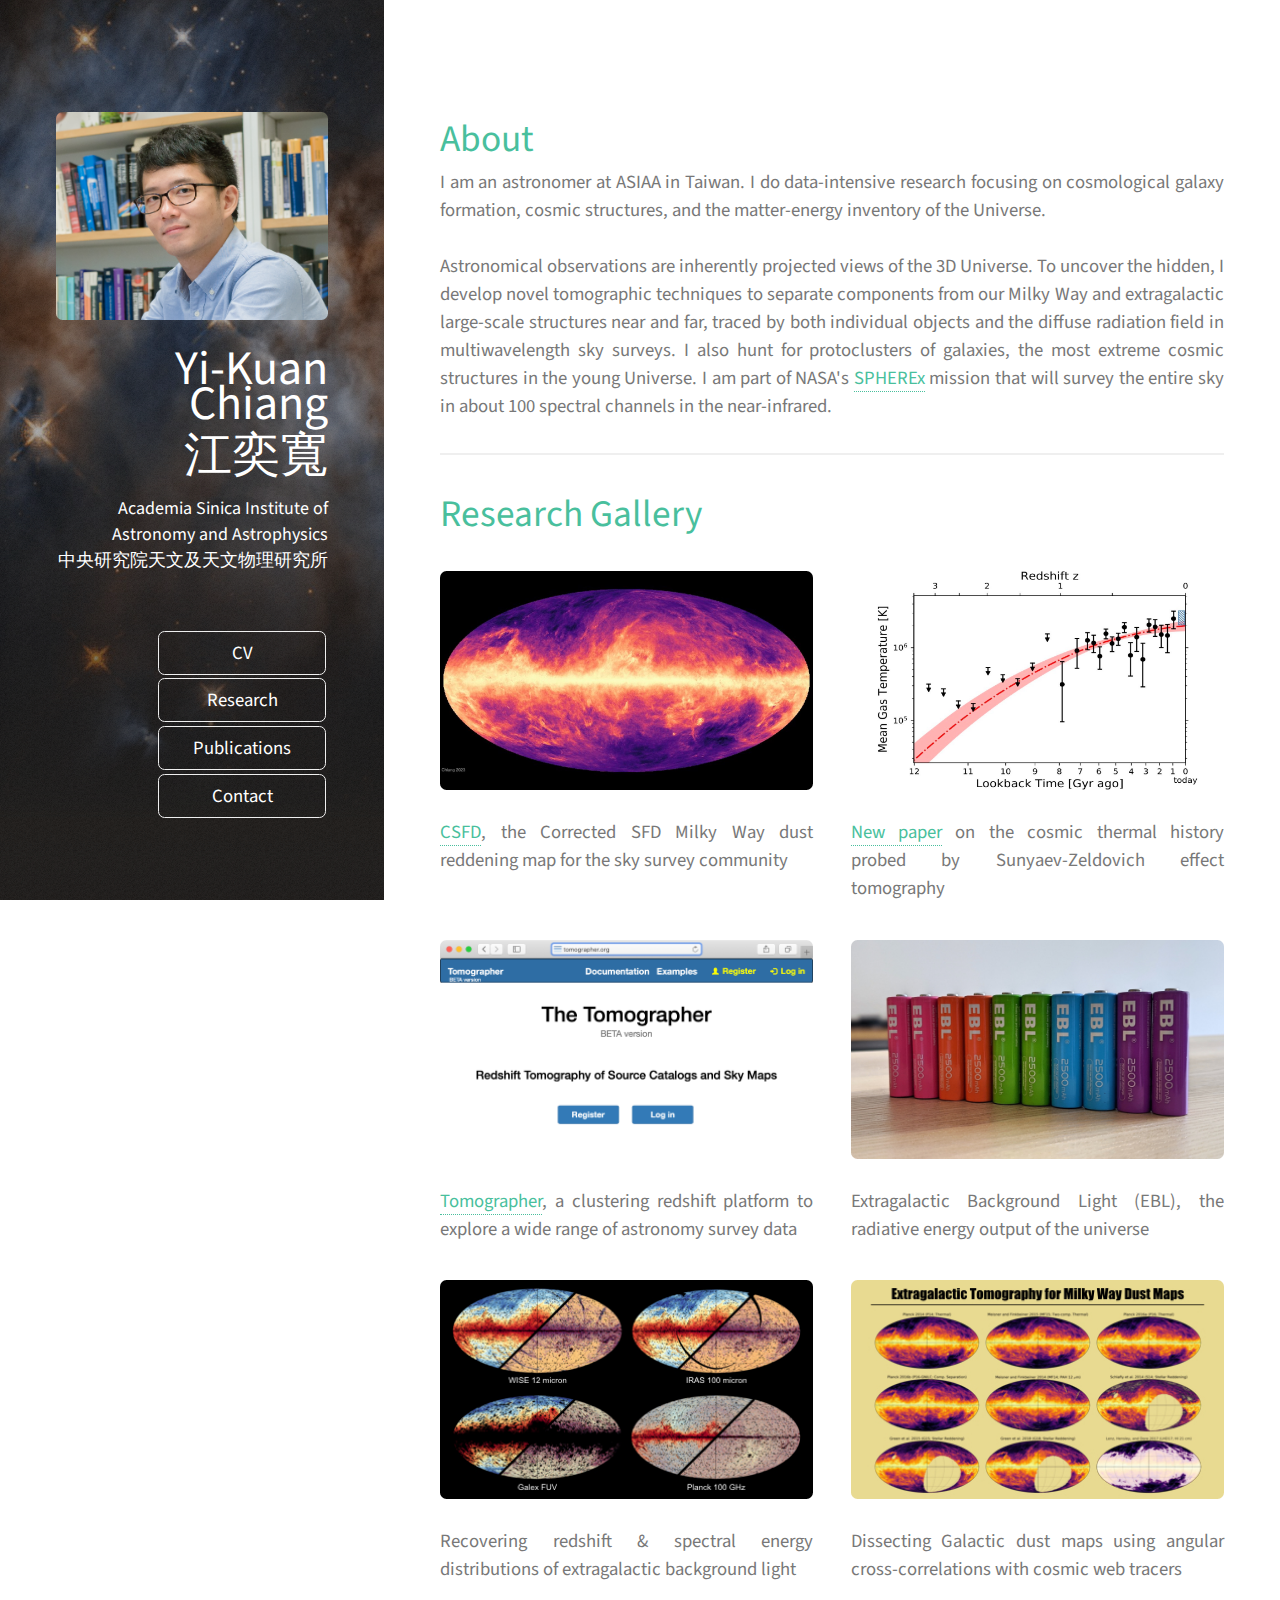
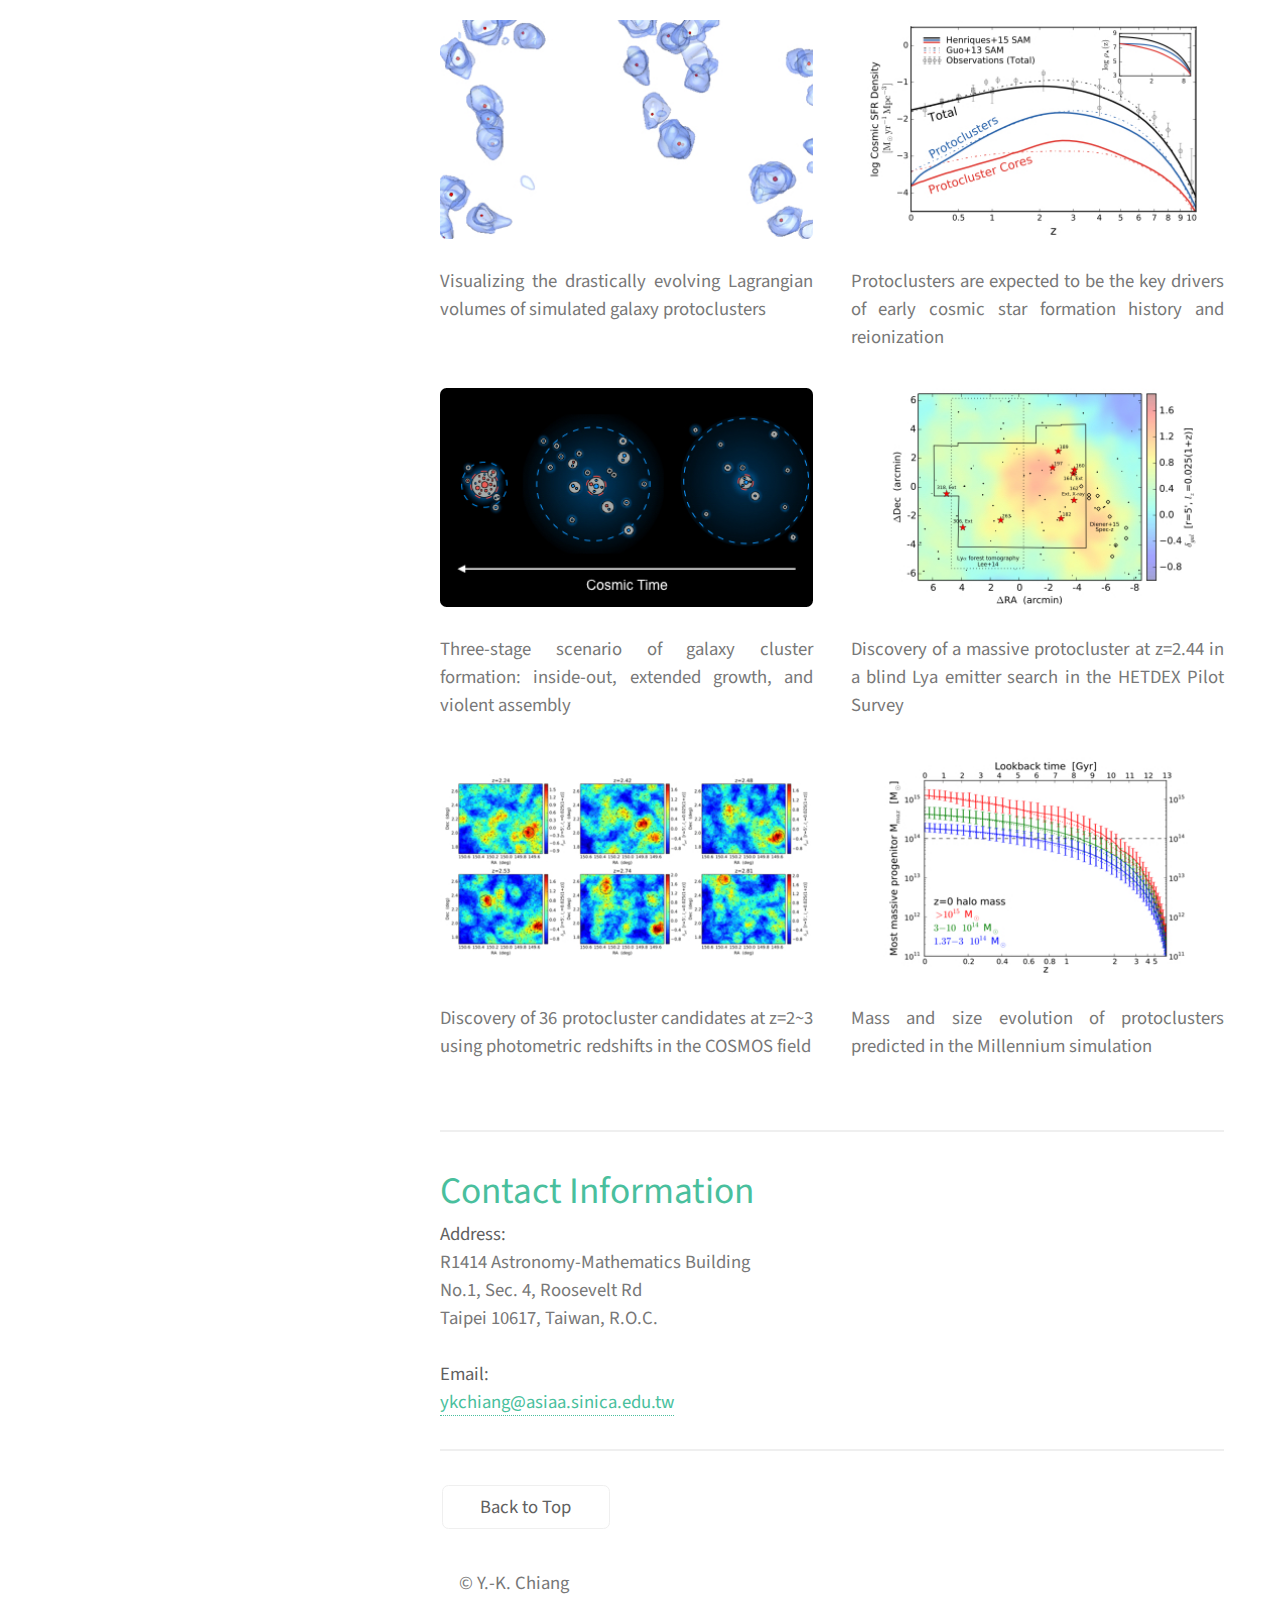
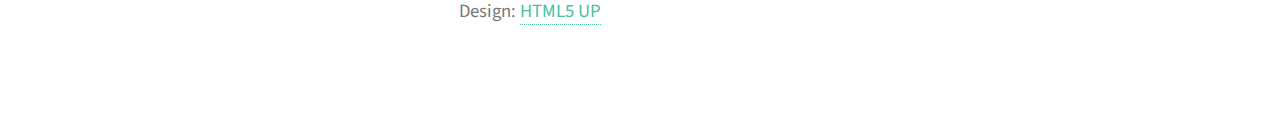
<file: index.html>
<!DOCTYPE HTML>
<!--
	Strata by HTML5 UP
	html5up.net | @ajlkn
	Free for personal and commercial use under the CCA 3.0 license (html5up.net/license)
-->
<html>
	<head>
		<title>Yi-Kuan Chiang</title>
		<meta charset="utf-8" />
		<meta name="viewport" content="width=device-width, initial-scale=1" />
		<!--[if lte IE 8]><script src="assets/js/ie/html5shiv.js"></script><![endif]-->
		<link rel="stylesheet" href="assets/css/main.css" />
		<!--[if lte IE 8]><link rel="stylesheet" href="assets/css/ie8.css" /><![endif]-->
	</head>
	
	<body id="top">
		<!-- Header -->
			<header id="header" >
				<div class="inner">
					<span class="image fit"><img class="roundrect" src="images/ykchiang.jpeg" alt=""/></span>
					<h5><font size="7" text-align: baseline;><strong>Yi-Kuan Chiang </strong></font></h5>
					<h5><font size="7" text-align: baseline;>江奕寬</font></h5>
					<h5><font size="4" text-align: baseline;>Academia Sinica Institute of Astronomy and Astrophysics<br> 中央研究院天文及天文物理研究所</font></h5>
				</div>
				<ul class="actions">
						    <li><a href="cv_ykchiang.pdf" class="button"><strong>CV</strong></a></li>
						    <li><a href="#two" class="button"><strong>Research</strong></a></li><br />
						    <li><a href="http://adsabs.harvard.edu/cgi-bin/nph-abs_connect?db_key=AST&db_key=PRE&qform=AST&arxiv_sel=astro-ph&arxiv_sel=cond-mat&arxiv_sel=cs&arxiv_sel=gr-qc&arxiv_sel=hep-ex&arxiv_sel=hep-lat&arxiv_sel=hep-ph&arxiv_sel=hep-th&arxiv_sel=math&arxiv_sel=math-ph&arxiv_sel=nlin&arxiv_sel=nucl-ex&arxiv_sel=nucl-th&arxiv_sel=physics&arxiv_sel=quant-ph&arxiv_sel=q-bio&sim_query=YES&ned_query=YES&adsobj_query=YES&aut_logic=OR&obj_logic=OR&author=Chiang%2C+Y.-K.&object=&start_mon=&start_year=&end_mon=&end_year=&ttl_logic=OR&title=&txt_logic=OR&text=&nr_to_return=200&start_nr=1&jou_pick=ALL&ref_stems=&data_and=ALL&group_and=ALL&start_entry_day=&start_entry_mon=&start_entry_year=&end_entry_day=&end_entry_mon=&end_entry_year=&min_score=&sort=SCORE&data_type=SHORT&aut_syn=YES&ttl_syn=YES&txt_syn=YES&aut_wt=1.0&obj_wt=1.0&ttl_wt=0.3&txt_wt=3.0&aut_wgt=YES&obj_wgt=YES&ttl_wgt=YES&txt_wgt=YES&ttl_sco=YES&txt_sco=YES&version=1"  class="button"><strong>Publications</strong></a></li>
                            <li><a href="#three" class="button"><strong>Contact</strong></a></li><br />
					    </ul>
			</header>
        
			
		<!-- Main -->
			<div id="main">
                
				<!-- One -->
					<section id="one">
						<header class="major">
						<!--  <h2>About</h2>  -->
						<style>
                        h1 {
                            padding: 0px;
                   	        margin: 0px;
                        }
                        </style>
                        <h1>About</h1>
                        I am an astronomer at ASIAA in Taiwan. I do data‑intensive research focusing on cosmological galaxy formation, cosmic structures, and the matter-energy inventory of the Universe. 
                        <br /><br />  
						Astronomical observations are inherently projected views of the 3D Universe. To uncover the hidden, I develop novel tomographic techniques to separate components from our Milky Way and extragalactic large-scale structures near and far, traced by both individual objects and the diffuse radiation field in multiwavelength sky surveys. I also hunt for protoclusters of galaxies, the most extreme cosmic structures in the young Universe. I am part of NASA's <a href="https://spherex.caltech.edu/">SPHEREx</a> mission that will survey the entire sky in about 100 spectral channels in the near-infrared. 
    					<!-- 
    					<br /><br />           
                        Before back to Taiwan, I was a CCAPP fellow at the Ohio State University from 2019 to 2021 and a postdoctoral fellow at Johns Hopkins University from 2016 to 2019. I briefly held a position at the University of Tokyo as a JSPS fellow during the summer of 2016 after obtaining my Ph.D. at the University of Texas at Austin. <br /> 
						-->
						
					    <!-- 
						</header>
						<h1>Building Ancient Cosmic Cities</h1>
						<strong><font size="5">Galaxy Protoclusters</font></strong> are large overdense structures in the early Universe from which galaxy clusters gravitationally collapse. They represent an unique interface between the subjects of galaxy formation and cosmology, and a key laboratory to study both in their extreme conditions. A major part of my work has been pioneering the numerical modeling, observations, and physical inferences of protoclusters and their relations to both large and small scale astrophysics.<br /><br />
						
						<h1>Dissecting The 3D Universe</h1> 
						<strong><font size="5">Extragalactic Background Light in Broadband Intensity Mapping.</font></strong> Most of the photons ever recorded by astronomical instruments are in the form of images—or broadband intensity maps. Usually a large fraction of these photons are in the diffuse field, or pixels outside individual objects. They are often discarded during the process of background removal (with e.g., SExtractor), together with potentially valuable information. I develop an angular cross correlation technique to recover the redshift of the diffuse extragalactic background light (EBL). Pushing it one step further, I introduce a "spectral tagging" technique to statistically assign frequency information to EBL photons using these redshift-dependent clustering measurements. This has potential to recover the spectrum of the universe with a spectral resolution much higher than the original bandwidth. Such a time- and frequency-dependent assessment of the background light will provide a critical summary statistic of cosmological galaxy formation.<br /><br />
						<strong><font size="5">Clustering Redshift Estimation</font></strong> is a data-driven technique to obtain distances, or redshift distributions of extragalactic objects using information in their angular fluctuations on the sky. The technique has potential to outperform some photometric redshift algorithms especially in the regime of wide and deep cosmology or galaxy evolution surveys for faint objects.<br /><br />
                        -->
						
					</section>

					
				<!-- Two -->
					<section id="two">
						<h1>Research Gallery</h1><br />
						<div class="row">
							<article class="6u 12u$(xsmall) work-item">
								<a href="https://idv.sinica.edu.tw/ykchiang/CSFD.html" class="image fit thumb"><img src="images/thumbs/12.jpg" alt="" /></a>
								<a href="https://ui.adsabs.harvard.edu/abs/2023arXiv230603926C/abstract/">CSFD</a>, the Corrected SFD Milky Way dust reddening map for the sky survey community
								<!-- <p>The Millennium simulation </p> -->
							</article>
						    <!-- 
						    <article class="6u 12u$(xsmall) work-item">
											New press releases on our cosmic thermal history measurements: <br />
								<ul>
								<li>The Ohio State University: <a href="https://news.osu.edu/the-universe-is-getting-hot-hot-hot-a-new-study-suggests/">The universe is getting hot, hot, hot, a new study suggests</a></li>
								<li>Kavli Institute for the Physics and Mathematics of the Universe: <a href="https://www.ipmu.jp/en/20201110-CosmicThermal_History">History of temperature changes in the universe revealed — First measurement using the Sunyaev-Zeldovich effect</a></li>
								<li>Johns Hopkins University: <a href="https://releases.jhu.edu/2020/11/10/galaxies-have-gotten-hotter-as-theyve-gotten-older/">Galaxies have gotten hotter as they’ve gotten older</a></li>
								<li>Max Planck Institute for Astrophysics: <a href="https://www.mpa-garching.mpg.de/892536/news20201110">Taking the temperature of the universe</a></li>
								</ul>
							</article>
							--> 
							<article class="6u$ 12u$(xsmall) work-item">
								<a href="images/fulls/11.jpg" class="image fit thumb"><img src="images/thumbs/11.jpg" alt="" /></a>
								<a href="https://ui.adsabs.harvard.edu/abs/2020ApJ...902...56C/abstract/">New paper</a> on the cosmic thermal history probed by Sunyaev-Zeldovich effect tomography
								<!-- <p>The Millennium simulation </p> -->
							</article>
						    <article class="6u 12u$(xsmall) work-item">
								<a href="images/fulls/10.png" class="image fit thumb"><img src="images/thumbs/10.png" alt="" /></a>
								<a href="http://tomographer.org/">Tomographer</a>, a clustering redshift platform to explore a wide range of astronomy survey data
								<!-- <p>The Millennium simulation </p> -->
							</article>
							<article class="6u$ 12u$(xsmall) work-item">
								<a href="images/fulls/09.jpg" class="image fit thumb"><img src="images/thumbs/09.jpg" alt="" /></a>
								Extragalactic Background Light (EBL), the radiative energy output of the universe
								<!-- <p>The Millennium simulation </p> -->
							</article>
						    <article class="6u 12u$(xsmall) work-item">
								<a href="images/fulls/08.jpg" class="image fit thumb"><img src="images/thumbs/08.jpg" alt="" /></a>
								Recovering redshift & spectral energy distributions of extragalactic background light
								<!-- <p>The Millennium simulation </p> -->
							</article>
							<article class="6u$ 12u$(xsmall) work-item">
								<a href="images/fulls/07.jpg" class="image fit thumb"><img src="images/thumbs/07.jpg" alt="" /></a>
								Dissecting Galactic dust maps using angular cross-correlations with cosmic web tracers
								<!-- <p>The Millennium simulation </p> -->
							</article>
							<article class="6u 12u$(xsmall) work-item">
								<a href="images/fulls/06.jpg" class="image fit thumb"><img src="images/thumbs/06.jpg" alt="" /></a>
								Visualizing the drastically evolving Lagrangian volumes of simulated galaxy protoclusters
								<!-- <p>Lorem ipsum dolor sit amet nisl sed nullam feugiat.</p> -->
							</article>
							<article class="6u$ 12u$(xsmall) work-item">
								<a href="images/fulls/05.jpg" class="image fit thumb"><img src="images/thumbs/05.jpg" alt="" /></a>
								Protoclusters are expected to be the key drivers of early cosmic star formation history and reionization
								<!-- <p>Lorem ipsum dolor sit amet nisl sed nullam feugiat.</p> -->
							</article>
							<article class="6u 12u$(xsmall) work-item">
								<a href="images/fulls/04.jpg" class="image fit thumb"><img src="images/thumbs/04.jpg" alt="" /></a>
								Three-stage scenario of galaxy cluster formation: inside-out, extended growth, and violent assembly
								<!-- <p>Lorem ipsum dolor sit amet nisl sed nullam feugiat.</p> -->
							</article>
							<article class="6u$ 12u$(xsmall) work-item">
								<a href="images/fulls/03.jpg" class="image fit thumb"><img src="images/thumbs/03.jpg" alt="" /></a>
								Discovery of a massive protocluster at z=2.44 in a blind Lya emitter search in the HETDEX Pilot Survey
								<!-- <p>Lorem ipsum dolor sit amet nisl sed nullam feugiat.</p> -->
							</article>
							<article class="6u 12u$(xsmall) work-item">
								<a href="images/fulls/02.jpg" class="image fit thumb"><img src="images/thumbs/02.jpg" alt="" /></a>
								Discovery of 36 protocluster candidates at z=2~3 using photometric redshifts in the COSMOS field
								<!-- <p>Lorem ipsum dolor sit amet nisl sed nullam feugiat.</p> -->
							</article>
							<article class="6u$ 12u$(xsmall) work-item">
								<a href="images/fulls/01.jpg" class="image fit thumb"><img src="images/thumbs/01.jpg" alt="" /></a>
								Mass and size evolution of protoclusters predicted in the Millennium simulation
								<!-- <p>Lorem ipsum dolor sit amet nisl sed nullam feugiat.</p> -->
							</article>
						</div>
					</section>
					
                <!-- Three -->
					<section id="three">
						<h1>Contact Information</h1>
						<b>Address:</b><br />
						R1414 Astronomy-Mathematics Building<br />
						No.1, Sec. 4, Roosevelt Rd<br />
						Taipei 10617, Taiwan, R.O.C.<br /><br />
						<b>Email:</b><br />
						<a href="mailto:ykchiang@asiaa.sinica.edu.tw">ykchiang@asiaa.sinica.edu.tw</a>
						
					</section>
					
				<!-- Four -->
				<section id="four">
				<ul class="actions">
					<li><a href="#one" class="button"><strong>Back to Top</strong></a></li>
				</ul>
				<ul class="copyright">
						&copy; Y.-K. Chiang<br />
						Design: <a href="http://html5up.net">HTML5 UP</a>
				</ul>
				</section> 
				<!--
					<section id="four">
						<h2>Elements</h2>

						<section>
							<h4>Text</h4>
							<p>This is <b>bold</b> and this is <strong>strong</strong>. This is <i>italic</i> and this is <em>emphasized</em>.
							This is <sup>superscript</sup> text and this is <sub>subscript</sub> text.
							This is <u>underlined</u> and this is code: <code>for (;;) { ... }</code>. Finally, <a href="#">this is a link</a>.</p>
							<hr />
							<header>
								<h4>Heading with a Subtitle</h4>
								<p>Lorem ipsum dolor sit amet nullam id egestas urna aliquam</p>
							</header>
							<p>Nunc lacinia ante nunc ac lobortis. Interdum adipiscing gravida odio porttitor sem non mi integer non faucibus ornare mi ut ante amet placerat aliquet. Volutpat eu sed ante lacinia sapien lorem accumsan varius montes viverra nibh in adipiscing blandit tempus accumsan.</p>
							<header>
								<h5>Heading with a Subtitle</h5>
								<p>Lorem ipsum dolor sit amet nullam id egestas urna aliquam</p>
							</header>
							<p>Nunc lacinia ante nunc ac lobortis. Interdum adipiscing gravida odio porttitor sem non mi integer non faucibus ornare mi ut ante amet placerat aliquet. Volutpat eu sed ante lacinia sapien lorem accumsan varius montes viverra nibh in adipiscing blandit tempus accumsan.</p>
							<hr />
							<h2>Heading Level 2</h2>
							<h3>Heading Level 3</h3>
							<h4>Heading Level 4</h4>
							<h5>Heading Level 5</h5>
							<h6>Heading Level 6</h6>
							<hr />
							<h5>Blockquote</h5>
							<blockquote>Fringilla nisl. Donec accumsan interdum nisi, quis tincidunt felis sagittis eget tempus euismod. Vestibulum ante ipsum primis in faucibus vestibulum. Blandit adipiscing eu felis iaculis volutpat ac adipiscing accumsan faucibus. Vestibulum ante ipsum primis in faucibus lorem ipsum dolor sit amet nullam adipiscing eu felis.</blockquote>
							<h5>Preformatted</h5>
							<pre><code>i = 0;

while (!deck.isInOrder()) {
print 'Iteration ' + i;
deck.shuffle();
i++;
}

print 'It took ' + i + ' iterations to sort the deck.';</code></pre>
						</section>

						<section>
							<h4>Lists</h4>
							<div class="row">
								<div class="6u 12u$(xsmall)">
									<h5>Unordered</h5>
									<ul>
										<li>Dolor pulvinar etiam magna etiam.</li>
										<li>Sagittis adipiscing lorem eleifend.</li>
										<li>Felis enim feugiat dolore viverra.</li>
									</ul>
									<h5>Alternate</h5>
									<ul class="alt">
										<li>Dolor pulvinar etiam magna etiam.</li>
										<li>Sagittis adipiscing lorem eleifend.</li>
										<li>Felis enim feugiat dolore viverra.</li>
									</ul>
								</div>
								<div class="6u$ 12u$(xsmall)">
									<h5>Ordered</h5>
									<ol>
										<li>Dolor pulvinar etiam magna etiam.</li>
										<li>Etiam vel felis at lorem sed viverra.</li>
										<li>Felis enim feugiat dolore viverra.</li>
										<li>Dolor pulvinar etiam magna etiam.</li>
										<li>Etiam vel felis at lorem sed viverra.</li>
										<li>Felis enim feugiat dolore viverra.</li>
									</ol>
									<h5>Icons</h5>
									<ul class="icons">
										<li><a href="#" class="icon fa-twitter"><span class="label">Twitter</span></a></li>
										<li><a href="#" class="icon fa-facebook"><span class="label">Facebook</span></a></li>
										<li><a href="#" class="icon fa-instagram"><span class="label">Instagram</span></a></li>
										<li><a href="#" class="icon fa-github"><span class="label">Github</span></a></li>
										<li><a href="#" class="icon fa-dribbble"><span class="label">Dribbble</span></a></li>
										<li><a href="#" class="icon fa-tumblr"><span class="label">Tumblr</span></a></li>
									</ul>
								</div>
							</div>
							<h5>Actions</h5>
							<ul class="actions">
								<li><a href="#" class="button special">Default</a></li>
								<li><a href="#" class="button">Default</a></li>
							</ul>
							<ul class="actions small">
								<li><a href="#" class="button special small">Small</a></li>
								<li><a href="#" class="button small">Small</a></li>
							</ul>
							<div class="row">
								<div class="6u 12u$(small)">
									<ul class="actions vertical">
										<li><a href="#" class="button special">Default</a></li>
										<li><a href="#" class="button">Default</a></li>
									</ul>
								</div>
								<div class="6u$ 12u$(small)">
									<ul class="actions vertical small">
										<li><a href="#" class="button special small">Small</a></li>
										<li><a href="#" class="button small">Small</a></li>
									</ul>
								</div>
								<div class="6u 12u$(small)">
									<ul class="actions vertical">
										<li><a href="#" class="button special fit">Default</a></li>
										<li><a href="#" class="button fit">Default</a></li>
									</ul>
								</div>
								<div class="6u$ 12u$(small)">
									<ul class="actions vertical small">
										<li><a href="#" class="button special small fit">Small</a></li>
										<li><a href="#" class="button small fit">Small</a></li>
									</ul>
								</div>
							</div>
						</section>

						<section>
							<h4>Table</h4>
							<h5>Default</h5>
							<div class="table-wrapper">
								<table>
									<thead>
										<tr>
											<th>Name</th>
											<th>Description</th>
											<th>Price</th>
										</tr>
									</thead>
									<tbody>
										<tr>
											<td>Item One</td>
											<td>Ante turpis integer aliquet porttitor.</td>
											<td>29.99</td>
										</tr>
										<tr>
											<td>Item Two</td>
											<td>Vis ac commodo adipiscing arcu aliquet.</td>
											<td>19.99</td>
										</tr>
										<tr>
											<td>Item Three</td>
											<td> Morbi faucibus arcu accumsan lorem.</td>
											<td>29.99</td>
										</tr>
										<tr>
											<td>Item Four</td>
											<td>Vitae integer tempus condimentum.</td>
											<td>19.99</td>
										</tr>
										<tr>
											<td>Item Five</td>
											<td>Ante turpis integer aliquet porttitor.</td>
											<td>29.99</td>
										</tr>
									</tbody>
									<tfoot>
										<tr>
											<td colspan="2"></td>
											<td>100.00</td>
										</tr>
									</tfoot>
								</table>
							</div>

							<h5>Alternate</h5>
							<div class="table-wrapper">
								<table class="alt">
									<thead>
										<tr>
											<th>Name</th>
											<th>Description</th>
											<th>Price</th>
										</tr>
									</thead>
									<tbody>
										<tr>
											<td>Item One</td>
											<td>Ante turpis integer aliquet porttitor.</td>
											<td>29.99</td>
										</tr>
										<tr>
											<td>Item Two</td>
											<td>Vis ac commodo adipiscing arcu aliquet.</td>
											<td>19.99</td>
										</tr>
										<tr>
											<td>Item Three</td>
											<td> Morbi faucibus arcu accumsan lorem.</td>
											<td>29.99</td>
										</tr>
										<tr>
											<td>Item Four</td>
											<td>Vitae integer tempus condimentum.</td>
											<td>19.99</td>
										</tr>
										<tr>
											<td>Item Five</td>
											<td>Ante turpis integer aliquet porttitor.</td>
											<td>29.99</td>
										</tr>
									</tbody>
									<tfoot>
										<tr>
											<td colspan="2"></td>
											<td>100.00</td>
										</tr>
									</tfoot>
								</table>
							</div>
						</section>

						<section>
							<h4>Buttons</h4>
							<ul class="actions">
								<li><a href="#" class="button special">Special</a></li>
								<li><a href="#" class="button">Default</a></li>
							</ul>
							<ul class="actions">
								<li><a href="#" class="button big">Big</a></li>
								<li><a href="#" class="button">Default</a></li>
								<li><a href="#" class="button small">Small</a></li>
							</ul>
							<ul class="actions fit">
								<li><a href="#" class="button special fit">Fit</a></li>
								<li><a href="#" class="button fit">Fit</a></li>
							</ul>
							<ul class="actions fit small">
								<li><a href="#" class="button special fit small">Fit + Small</a></li>
								<li><a href="#" class="button fit small">Fit + Small</a></li>
							</ul>
							<ul class="actions">
								<li><a href="#" class="button special icon fa-download">Icon</a></li>
								<li><a href="#" class="button icon fa-download">Icon</a></li>
							</ul>
							<ul class="actions">
								<li><span class="button special disabled">Special</span></li>
								<li><span class="button disabled">Default</span></li>
							</ul>
						</section>

						<section>
							<h4>Form</h4>
							<form method="post" action="#">
								<div class="row uniform 50%">
									<div class="6u 12u$(xsmall)">
										<input type="text" name="demo-name" id="demo-name" value="" placeholder="Name" />
									</div>
									<div class="6u$ 12u$(xsmall)">
										<input type="email" name="demo-email" id="demo-email" value="" placeholder="Email" />
									</div>
									<div class="12u$">
										<div class="select-wrapper">
											<select name="demo-category" id="demo-category">
												<option value="">- Category -</option>
												<option value="1">Manufacturing</option>
												<option value="1">Shipping</option>
												<option value="1">Administration</option>
												<option value="1">Human Resources</option>
											</select>
										</div>
									</div>
									<div class="4u 12u$(small)">
										<input type="radio" id="demo-priority-low" name="demo-priority" checked>
										<label for="demo-priority-low">Low Priority</label>
									</div>
									<div class="4u 12u$(small)">
										<input type="radio" id="demo-priority-normal" name="demo-priority">
										<label for="demo-priority-normal">Normal Priority</label>
									</div>
									<div class="4u$ 12u(small)">
										<input type="radio" id="demo-priority-high" name="demo-priority">
										<label for="demo-priority-high">High Priority</label>
									</div>
									<div class="6u 12u$(small)">
										<input type="checkbox" id="demo-copy" name="demo-copy">
										<label for="demo-copy">Email me a copy of this message</label>
									</div>
									<div class="6u$ 12u$(small)">
										<input type="checkbox" id="demo-human" name="demo-human" checked>
										<label for="demo-human">I am a human and not a robot</label>
									</div>
									<div class="12u$">
										<textarea name="demo-message" id="demo-message" placeholder="Enter your message" rows="6"></textarea>
									</div>
									<div class="12u$">
										<ul class="actions">
											<li><input type="submit" value="Send Message" class="special" /></li>
											<li><input type="reset" value="Reset" /></li>
										</ul>
									</div>
								</div>
							</form>
						</section>

						<section>
							<h4>Image</h4>
							<h5>Fit</h5>
							<div class="box alt">
								<div class="row 50% uniform">
									<div class="12u$"><span class="image fit"><img src="images/fulls/05.jpg" alt="" /></span></div>
									<div class="4u"><span class="image fit"><img src="images/thumbs/01.jpg" alt="" /></span></div>
									<div class="4u"><span class="image fit"><img src="images/thumbs/02.jpg" alt="" /></span></div>
									<div class="4u$"><span class="image fit"><img src="images/thumbs/03.jpg" alt="" /></span></div>
									<div class="4u"><span class="image fit"><img src="images/thumbs/04.jpg" alt="" /></span></div>
									<div class="4u"><span class="image fit"><img src="images/thumbs/05.jpg" alt="" /></span></div>
									<div class="4u$"><span class="image fit"><img src="images/thumbs/06.jpg" alt="" /></span></div>
									<div class="4u"><span class="image fit"><img src="images/thumbs/03.jpg" alt="" /></span></div>
									<div class="4u"><span class="image fit"><img src="images/thumbs/02.jpg" alt="" /></span></div>
									<div class="4u$"><span class="image fit"><img src="images/thumbs/01.jpg" alt="" /></span></div>
								</div>
							</div>
							<h5>Left &amp; Right</h5>
							<p><span class="image left"><img src="images/ykchiang.jpeg" alt="" /></span>Fringilla nisl. Donec accumsan interdum nisi, quis tincidunt felis sagittis eget. tempus euismod. Vestibulum ante ipsum primis in faucibus vestibulum. Blandit adipiscing eu felis iaculis volutpat ac adipiscing accumsan eu faucibus. Integer ac pellentesque praesent tincidunt felis sagittis eget. tempus euismod. Vestibulum ante ipsum primis in faucibus vestibulum. Blandit adipiscing eu felis iaculis volutpat ac adipiscing accumsan eu faucibus. Integer ac pellentesque praesent. Donec accumsan interdum nisi, quis tincidunt felis sagittis eget. tempus euismod. Vestibulum ante ipsum primis in faucibus vestibulum. Blandit adipiscing eu felis iaculis volutpat ac adipiscing accumsan eu faucibus. Integer ac pellentesque praesent tincidunt felis sagittis eget. tempus euismod. Vestibulum ante ipsum primis in faucibus vestibulum. Blandit adipiscing eu felis iaculis volutpat ac adipiscing accumsan eu faucibus. Integer ac pellentesque praesent.</p>
							<p><span class="image right"><img src="images/ykchiang.jpeg" alt="" /></span>Fringilla nisl. Donec accumsan interdum nisi, quis tincidunt felis sagittis eget. tempus euismod. Vestibulum ante ipsum primis in faucibus vestibulum. Blandit adipiscing eu felis iaculis volutpat ac adipiscing accumsan eu faucibus. Integer ac pellentesque praesent tincidunt felis sagittis eget. tempus euismod. Vestibulum ante ipsum primis in faucibus vestibulum. Blandit adipiscing eu felis iaculis volutpat ac adipiscing accumsan eu faucibus. Integer ac pellentesque praesent. Donec accumsan interdum nisi, quis tincidunt felis sagittis eget. tempus euismod. Vestibulum ante ipsum primis in faucibus vestibulum. Blandit adipiscing eu felis iaculis volutpat ac adipiscing accumsan eu faucibus. Integer ac pellentesque praesent tincidunt felis sagittis eget. tempus euismod. Vestibulum ante ipsum primis in faucibus vestibulum. Blandit adipiscing eu felis iaculis volutpat ac adipiscing accumsan eu faucibus. Integer ac pellentesque praesent.</p>
						</section>

					</section>
				-->

			</div>

		<!-- Footer -->
			<footer id="footer">
				<div class="inner">
					<ul class="icons">
						<!-- <li><a href="#" class="icon fa-twitter"><span class="label">Twitter</span></a></li>  -->
						<!-- <li><a href="#" class="icon fa-github"><span class="label">Github</span></a></li>  -->
						<!-- <li><a href="#" class="icon fa-dribbble"><span class="label">Dribbble</span></a></li>  -->
						<!-- <li><a href="mailto:ykchiang@jhu.edu" class="icon fa-envelope-o"><span class="label">Email</span></a></li>  -->
					</ul>
				</div>
			</footer>

		<!-- Scripts -->
			<script src="assets/js/jquery.min.js"></script>
			<script src="assets/js/jquery.poptrox.min.js"></script>
			<script src="assets/js/skel.min.js"></script>
			<script src="assets/js/util.js"></script>
			<!--[if lte IE 8]><script src="assets/js/ie/respond.min.js"></script><![endif]-->
			<script src="assets/js/main.js"></script>

	</body>
</html>
</file>
<file: assets/css/main.css>
@import url("font-awesome.min.css");
@import url("https://fonts.googleapis.com/css?family=Source+Sans+Pro:400,400italic");

/*
	Strata by HTML5 UP
	html5up.net | @ajlkn
	Free for personal and commercial use under the CCA 3.0 license (html5up.net/license)
*/

/* Reset */

	html, body, div, span, applet, object, iframe, h1, h2, h3, h4, h5, h6, p, blockquote, pre, a, abbr, acronym, address, big, cite, code, del, dfn, em, img, ins, kbd, q, s, samp, small, strike, strong, sub, sup, tt, var, b, u, i, center, dl, dt, dd, ol, ul, li, fieldset, form, label, legend, table, caption, tbody, tfoot, thead, tr, th, td, article, aside, canvas, details, embed, figure, figcaption, footer, header, hgroup, menu, nav, output, ruby, section, summary, time, mark, audio, video {
		margin: 0 auto;
		padding: 0 auto;
		border: 0;
		font-size: 100%;
		font: inherit;
		vertical-align: baseline;
		
		color: #787878;
	}

	article, aside, details, figcaption, figure, footer, header, hgroup, menu, nav, section {
		display: block;
		text-align: justify;
	}

	body {
		line-height: 1;
	}

	ol, ul {
		list-style: none;
	}

	blockquote, q {
		quotes: none;
	}

	blockquote:before, blockquote:after, q:before, q:after {
		content: '';
		content: none;
	}

	table {
		border-collapse: collapse;
		border-spacing: 0;
	}

	body {
		-webkit-text-size-adjust: none;
	}

/* Box Model */

	*, *:before, *:after {
		-moz-box-sizing: border-box;
		-webkit-box-sizing: border-box;
		box-sizing: border-box;
	}

/* Containers */

	.container {
		margin-left: auto;
		margin-right: auto;
	}

	.container.\31 25\25 {
		width: 100%;
		max-width: 1200px;
		min-width: 960px;
	}

	.container.\37 5\25 {
		width: 720px;
	}

	.container.\35 0\25 {
		width: 480px;
	}

	.container.\32 5\25 {
		width: 240px;
	}

	.container {
		width: 960px;
	}

	@media screen and (max-width: 1800px) {

		.container.\31 25\25 {
			width: 100%;
			max-width: 1200px;
			min-width: 960px;
		}

		.container.\37 5\25 {
			width: 720px;
		}

		.container.\35 0\25 {
			width: 480px;
		}

		.container.\32 5\25 {
			width: 240px;
		}

		.container {
			width: 960px;
		}

	}

	@media screen and (max-width: 1280px) {

		.container.\31 25\25 {
			width: 100%;
			max-width: 1200px;
			min-width: 960px;
		}

		.container.\37 5\25 {
			width: 720px;
		}

		.container.\35 0\25 {
			width: 480px;
		}

		.container.\32 5\25 {
			width: 240px;
		}

		.container {
			width: 960px;
		}

	}

	@media screen and (max-width: 980px) {

		.container.\31 25\25 {
			width: 100%;
			max-width: 1200px;
			min-width: 960px;
		}

		.container.\37 5\25 {
			width: 720px;
		}

		.container.\35 0\25 {
			width: 480px;
		}

		.container.\32 5\25 {
			width: 240px;
		}

		.container {
			width: 960px;
		}

	}

	@media screen and (max-width: 736px) {

		.container.\31 25\25 {
			width: 100%;
			max-width: 1200px;
			min-width: 960px;
		}

		.container.\37 5\25 {
			width: 720px;
		}

		.container.\35 0\25 {
			width: 480px;
		}

		.container.\32 5\25 {
			width: 240px;
		}

		.container {
			width: 960px;
		}

	}

	@media screen and (max-width: 480px) {

		.container.\31 25\25 {
			width: 100%;
			max-width: 1200px;
			min-width: 960px;
		}

		.container.\37 5\25 {
			width: 720px;
		}

		.container.\35 0\25 {
			width: 480px;
		}

		.container.\32 5\25 {
			width: 240px;
		}

		.container {
			width: 960px;
		}

	}

/* Grid */

	.row {
		border-bottom: solid 1px transparent;
		-moz-box-sizing: border-box;
		-webkit-box-sizing: border-box;
		box-sizing: border-box;
	}

	.row > * {
		float: left;
		-moz-box-sizing: border-box;
		-webkit-box-sizing: border-box;
		box-sizing: border-box;
	}

	.row:after, .row:before {
		content: '';
		display: block;
		clear: both;
		height: 0;
	}

	.row.uniform > * > :first-child {
		margin-top: 0;
	}

	.row.uniform > * > :last-child {
		margin-bottom: 0;
	}

	.row.\30 \25 > * {
		padding: 0 0 0 0em;
	}

	.row.\30 \25 {
		margin: 0 0 -1px 0em;
	}

	.row.uniform.\30 \25 > * {
		padding: 0em 0 0 0em;
	}

	.row.uniform.\30 \25 {
		margin: 0em 0 -1px 0em;
	}

	.row > * {
		padding: 0 0 0 2.5em;
	}

	.row {
		margin: 0 0 -1px -2.5em;
	}

	.row.uniform > * {
		padding: 2.5em 0 0 2.5em;
	}

	.row.uniform {
		margin: -2.5em 0 -1px -2.5em;
	}

	.row.\32 00\25 > * {
		padding: 0 0 0 5em;
	}

	.row.\32 00\25 {
		margin: 0 0 -1px -5em;
	}

	.row.uniform.\32 00\25 > * {
		padding: 5em 0 0 5em;
	}

	.row.uniform.\32 00\25 {
		margin: -5em 0 -1px -5em;
	}

	.row.\31 50\25 > * {
		padding: 0 0 0 3.75em;
	}

	.row.\31 50\25 {
		margin: 0 0 -1px -3.75em;
	}

	.row.uniform.\31 50\25 > * {
		padding: 3.75em 0 0 3.75em;
	}

	.row.uniform.\31 50\25 {
		margin: -3.75em 0 -1px -3.75em;
	}

	.row.\35 0\25 > * {
		padding: 0 0 0 1.25em;
	}

	.row.\35 0\25 {
		margin: 0 0 -1px -1.25em;
	}

	.row.uniform.\35 0\25 > * {
		padding: 1.25em 0 0 1.25em;
	}

	.row.uniform.\35 0\25 {
		margin: -1.25em 0 -1px -1.25em;
	}

	.row.\32 5\25 > * {
		padding: 0 0 0 0.625em;
	}

	.row.\32 5\25 {
		margin: 0 0 -1px -0.625em;
	}

	.row.uniform.\32 5\25 > * {
		padding: 0.625em 0 0 0.625em;
	}

	.row.uniform.\32 5\25 {
		margin: -0.625em 0 -1px -0.625em;
	}

	.\31 2u, .\31 2u\24 {
		width: 100%;
		clear: none;
		margin-left: 0;
	}

	.\31 1u, .\31 1u\24 {
		width: 91.6666666667%;
		clear: none;
		margin-left: 0;
	}

	.\31 0u, .\31 0u\24 {
		width: 83.3333333333%;
		clear: none;
		margin-left: 0;
	}

	.\39 u, .\39 u\24 {
		width: 75%;
		clear: none;
		margin-left: 0;
	}

	.\38 u, .\38 u\24 {
		width: 66.6666666667%;
		clear: none;
		margin-left: 0;
	}

	.\37 u, .\37 u\24 {
		width: 58.3333333333%;
		clear: none;
		margin-left: 0;
	}

	.\36 u, .\36 u\24 {
		width: 50%;
		clear: none;
		margin-left: 0;
	}

	.\35 u, .\35 u\24 {
		width: 41.6666666667%;
		clear: none;
		margin-left: 0;
	}

	.\34 u, .\34 u\24 {
		width: 33.3333333333%;
		clear: none;
		margin-left: 0;
	}

	.\33 u, .\33 u\24 {
		width: 25%;
		clear: none;
		margin-left: 0;
	}

	.\32 u, .\32 u\24 {
		width: 16.6666666667%;
		clear: none;
		margin-left: 0;
	}

	.\31 u, .\31 u\24 {
		width: 8.3333333333%;
		clear: none;
		margin-left: 0;
	}

	.\31 2u\24 + *,
	.\31 1u\24 + *,
	.\31 0u\24 + *,
	.\39 u\24 + *,
	.\38 u\24 + *,
	.\37 u\24 + *,
	.\36 u\24 + *,
	.\35 u\24 + *,
	.\34 u\24 + *,
	.\33 u\24 + *,
	.\32 u\24 + *,
	.\31 u\24 + * {
		clear: left;
	}

	.\-11u {
		margin-left: 91.66667%;
	}

	.\-10u {
		margin-left: 83.33333%;
	}

	.\-9u {
		margin-left: 75%;
	}

	.\-8u {
		margin-left: 66.66667%;
	}

	.\-7u {
		margin-left: 58.33333%;
	}

	.\-6u {
		margin-left: 50%;
	}

	.\-5u {
		margin-left: 41.66667%;
	}

	.\-4u {
		margin-left: 33.33333%;
	}

	.\-3u {
		margin-left: 25%;
	}

	.\-2u {
		margin-left: 16.66667%;
	}

	.\-1u {
		margin-left: 8.33333%;
	}

	@media screen and (max-width: 1800px) {

		.row > * {
			padding: 0 0 0 2.5em;
		}

		.row {
			margin: 0 0 -1px -2.5em;
		}

		.row.uniform > * {
			padding: 2.5em 0 0 2.5em;
		}

		.row.uniform {
			margin: -2.5em 0 -1px -2.5em;
		}

		.row.\32 00\25 > * {
			padding: 0 0 0 5em;
		}

		.row.\32 00\25 {
			margin: 0 0 -1px -5em;
		}

		.row.uniform.\32 00\25 > * {
			padding: 5em 0 0 5em;
		}

		.row.uniform.\32 00\25 {
			margin: -5em 0 -1px -5em;
		}

		.row.\31 50\25 > * {
			padding: 0 0 0 3.75em;
		}

		.row.\31 50\25 {
			margin: 0 0 -1px -3.75em;
		}

		.row.uniform.\31 50\25 > * {
			padding: 3.75em 0 0 3.75em;
		}

		.row.uniform.\31 50\25 {
			margin: -3.75em 0 -1px -3.75em;
		}

		.row.\35 0\25 > * {
			padding: 0 0 0 1.25em;
		}

		.row.\35 0\25 {
			margin: 0 0 -1px -1.25em;
		}

		.row.uniform.\35 0\25 > * {
			padding: 1.25em 0 0 1.25em;
		}

		.row.uniform.\35 0\25 {
			margin: -1.25em 0 -1px -1.25em;
		}

		.row.\32 5\25 > * {
			padding: 0 0 0 0.625em;
		}

		.row.\32 5\25 {
			margin: 0 0 -1px -0.625em;
		}

		.row.uniform.\32 5\25 > * {
			padding: 0.625em 0 0 0.625em;
		}

		.row.uniform.\32 5\25 {
			margin: -0.625em 0 -1px -0.625em;
		}

		.\31 2u\28xlarge\29, .\31 2u\24\28xlarge\29 {
			width: 100%;
			clear: none;
			margin-left: 0;
		}

		.\31 1u\28xlarge\29, .\31 1u\24\28xlarge\29 {
			width: 91.6666666667%;
			clear: none;
			margin-left: 0;
		}

		.\31 0u\28xlarge\29, .\31 0u\24\28xlarge\29 {
			width: 83.3333333333%;
			clear: none;
			margin-left: 0;
		}

		.\39 u\28xlarge\29, .\39 u\24\28xlarge\29 {
			width: 75%;
			clear: none;
			margin-left: 0;
		}

		.\38 u\28xlarge\29, .\38 u\24\28xlarge\29 {
			width: 66.6666666667%;
			clear: none;
			margin-left: 0;
		}

		.\37 u\28xlarge\29, .\37 u\24\28xlarge\29 {
			width: 58.3333333333%;
			clear: none;
			margin-left: 0;
		}

		.\36 u\28xlarge\29, .\36 u\24\28xlarge\29 {
			width: 50%;
			clear: none;
			margin-left: 0;
		}

		.\35 u\28xlarge\29, .\35 u\24\28xlarge\29 {
			width: 41.6666666667%;
			clear: none;
			margin-left: 0;
		}

		.\34 u\28xlarge\29, .\34 u\24\28xlarge\29 {
			width: 33.3333333333%;
			clear: none;
			margin-left: 0;
		}

		.\33 u\28xlarge\29, .\33 u\24\28xlarge\29 {
			width: 25%;
			clear: none;
			margin-left: 0;
		}

		.\32 u\28xlarge\29, .\32 u\24\28xlarge\29 {
			width: 16.6666666667%;
			clear: none;
			margin-left: 0;
		}

		.\31 u\28xlarge\29, .\31 u\24\28xlarge\29 {
			width: 8.3333333333%;
			clear: none;
			margin-left: 0;
		}

		.\31 2u\24\28xlarge\29 + *,
		.\31 1u\24\28xlarge\29 + *,
		.\31 0u\24\28xlarge\29 + *,
		.\39 u\24\28xlarge\29 + *,
		.\38 u\24\28xlarge\29 + *,
		.\37 u\24\28xlarge\29 + *,
		.\36 u\24\28xlarge\29 + *,
		.\35 u\24\28xlarge\29 + *,
		.\34 u\24\28xlarge\29 + *,
		.\33 u\24\28xlarge\29 + *,
		.\32 u\24\28xlarge\29 + *,
		.\31 u\24\28xlarge\29 + * {
			clear: left;
		}

		.\-11u\28xlarge\29 {
			margin-left: 91.66667%;
		}

		.\-10u\28xlarge\29 {
			margin-left: 83.33333%;
		}

		.\-9u\28xlarge\29 {
			margin-left: 75%;
		}

		.\-8u\28xlarge\29 {
			margin-left: 66.66667%;
		}

		.\-7u\28xlarge\29 {
			margin-left: 58.33333%;
		}

		.\-6u\28xlarge\29 {
			margin-left: 50%;
		}

		.\-5u\28xlarge\29 {
			margin-left: 41.66667%;
		}

		.\-4u\28xlarge\29 {
			margin-left: 33.33333%;
		}

		.\-3u\28xlarge\29 {
			margin-left: 25%;
		}

		.\-2u\28xlarge\29 {
			margin-left: 16.66667%;
		}

		.\-1u\28xlarge\29 {
			margin-left: 8.33333%;
		}

	}

	@media screen and (max-width: 1280px) {

		.row > * {
			padding: 0 0 0 2em;
		}

		.row {
			margin: 0 0 -1px -2em;
		}

		.row.uniform > * {
			padding: 2em 0 0 2em;
		}

		.row.uniform {
			margin: -2em 0 -1px -2em;
		}

		.row.\32 00\25 > * {
			padding: 0 0 0 4em;
		}

		.row.\32 00\25 {
			margin: 0 0 -1px -4em;
		}

		.row.uniform.\32 00\25 > * {
			padding: 4em 0 0 4em;
		}

		.row.uniform.\32 00\25 {
			margin: -4em 0 -1px -4em;
		}

		.row.\31 50\25 > * {
			padding: 0 0 0 3em;
		}

		.row.\31 50\25 {
			margin: 0 0 -1px -3em;
		}

		.row.uniform.\31 50\25 > * {
			padding: 3em 0 0 3em;
		}

		.row.uniform.\31 50\25 {
			margin: -3em 0 -1px -3em;
		}

		.row.\35 0\25 > * {
			padding: 0 0 0 1em;
		}

		.row.\35 0\25 {
			margin: 0 0 -1px -1em;
		}

		.row.uniform.\35 0\25 > * {
			padding: 1em 0 0 1em;
		}

		.row.uniform.\35 0\25 {
			margin: -1em 0 -1px -1em;
		}

		.row.\32 5\25 > * {
			padding: 0 0 0 0.5em;
		}

		.row.\32 5\25 {
			margin: 0 0 -1px -0.5em;
		}

		.row.uniform.\32 5\25 > * {
			padding: 0.5em 0 0 0.5em;
		}

		.row.uniform.\32 5\25 {
			margin: -0.5em 0 -1px -0.5em;
		}

		.\31 2u\28large\29, .\31 2u\24\28large\29 {
			width: 100%;
			clear: none;
			margin-left: 0;
		}

		.\31 1u\28large\29, .\31 1u\24\28large\29 {
			width: 91.6666666667%;
			clear: none;
			margin-left: 0;
		}

		.\31 0u\28large\29, .\31 0u\24\28large\29 {
			width: 83.3333333333%;
			clear: none;
			margin-left: 0;
		}

		.\39 u\28large\29, .\39 u\24\28large\29 {
			width: 75%;
			clear: none;
			margin-left: 0;
		}

		.\38 u\28large\29, .\38 u\24\28large\29 {
			width: 66.6666666667%;
			clear: none;
			margin-left: 0;
		}

		.\37 u\28large\29, .\37 u\24\28large\29 {
			width: 58.3333333333%;
			clear: none;
			margin-left: 0;
		}

		.\36 u\28large\29, .\36 u\24\28large\29 {
			width: 50%;
			clear: none;
			margin-left: 0;
		}

		.\35 u\28large\29, .\35 u\24\28large\29 {
			width: 41.6666666667%;
			clear: none;
			margin-left: 0;
		}

		.\34 u\28large\29, .\34 u\24\28large\29 {
			width: 33.3333333333%;
			clear: none;
			margin-left: 0;
		}

		.\33 u\28large\29, .\33 u\24\28large\29 {
			width: 25%;
			clear: none;
			margin-left: 0;
		}

		.\32 u\28large\29, .\32 u\24\28large\29 {
			width: 16.6666666667%;
			clear: none;
			margin-left: 0;
		}

		.\31 u\28large\29, .\31 u\24\28large\29 {
			width: 8.3333333333%;
			clear: none;
			margin-left: 0;
		}

		.\31 2u\24\28large\29 + *,
		.\31 1u\24\28large\29 + *,
		.\31 0u\24\28large\29 + *,
		.\39 u\24\28large\29 + *,
		.\38 u\24\28large\29 + *,
		.\37 u\24\28large\29 + *,
		.\36 u\24\28large\29 + *,
		.\35 u\24\28large\29 + *,
		.\34 u\24\28large\29 + *,
		.\33 u\24\28large\29 + *,
		.\32 u\24\28large\29 + *,
		.\31 u\24\28large\29 + * {
			clear: left;
		}

		.\-11u\28large\29 {
			margin-left: 91.66667%;
		}

		.\-10u\28large\29 {
			margin-left: 83.33333%;
		}

		.\-9u\28large\29 {
			margin-left: 75%;
		}

		.\-8u\28large\29 {
			margin-left: 66.66667%;
		}

		.\-7u\28large\29 {
			margin-left: 58.33333%;
		}

		.\-6u\28large\29 {
			margin-left: 50%;
		}

		.\-5u\28large\29 {
			margin-left: 41.66667%;
		}

		.\-4u\28large\29 {
			margin-left: 33.33333%;
		}

		.\-3u\28large\29 {
			margin-left: 25%;
		}

		.\-2u\28large\29 {
			margin-left: 16.66667%;
		}

		.\-1u\28large\29 {
			margin-left: 8.33333%;
		}

	}

	@media screen and (max-width: 980px) {

		.row > * {
			padding: 0 0 0 2em;
		}

		.row {
			margin: 0 0 -1px -2em;
		}

		.row.uniform > * {
			padding: 2em 0 0 2em;
		}

		.row.uniform {
			margin: -2em 0 -1px -2em;
		}

		.row.\32 00\25 > * {
			padding: 0 0 0 4em;
		}

		.row.\32 00\25 {
			margin: 0 0 -1px -4em;
		}

		.row.uniform.\32 00\25 > * {
			padding: 4em 0 0 4em;
		}

		.row.uniform.\32 00\25 {
			margin: -4em 0 -1px -4em;
		}

		.row.\31 50\25 > * {
			padding: 0 0 0 3em;
		}

		.row.\31 50\25 {
			margin: 0 0 -1px -3em;
		}

		.row.uniform.\31 50\25 > * {
			padding: 3em 0 0 3em;
		}

		.row.uniform.\31 50\25 {
			margin: -3em 0 -1px -3em;
		}

		.row.\35 0\25 > * {
			padding: 0 0 0 1em;
		}

		.row.\35 0\25 {
			margin: 0 0 -1px -1em;
		}

		.row.uniform.\35 0\25 > * {
			padding: 1em 0 0 1em;
		}

		.row.uniform.\35 0\25 {
			margin: -1em 0 -1px -1em;
		}

		.row.\32 5\25 > * {
			padding: 0 0 0 0.5em;
		}

		.row.\32 5\25 {
			margin: 0 0 -1px -0.5em;
		}

		.row.uniform.\32 5\25 > * {
			padding: 0.5em 0 0 0.5em;
		}

		.row.uniform.\32 5\25 {
			margin: -0.5em 0 -1px -0.5em;
		}

		.\31 2u\28medium\29, .\31 2u\24\28medium\29 {
			width: 100%;
			clear: none;
			margin-left: 0;
		}

		.\31 1u\28medium\29, .\31 1u\24\28medium\29 {
			width: 91.6666666667%;
			clear: none;
			margin-left: 0;
		}

		.\31 0u\28medium\29, .\31 0u\24\28medium\29 {
			width: 83.3333333333%;
			clear: none;
			margin-left: 0;
		}

		.\39 u\28medium\29, .\39 u\24\28medium\29 {
			width: 75%;
			clear: none;
			margin-left: 0;
		}

		.\38 u\28medium\29, .\38 u\24\28medium\29 {
			width: 66.6666666667%;
			clear: none;
			margin-left: 0;
		}

		.\37 u\28medium\29, .\37 u\24\28medium\29 {
			width: 58.3333333333%;
			clear: none;
			margin-left: 0;
		}

		.\36 u\28medium\29, .\36 u\24\28medium\29 {
			width: 50%;
			clear: none;
			margin-left: 0;
		}

		.\35 u\28medium\29, .\35 u\24\28medium\29 {
			width: 41.6666666667%;
			clear: none;
			margin-left: 0;
		}

		.\34 u\28medium\29, .\34 u\24\28medium\29 {
			width: 33.3333333333%;
			clear: none;
			margin-left: 0;
		}

		.\33 u\28medium\29, .\33 u\24\28medium\29 {
			width: 25%;
			clear: none;
			margin-left: 0;
		}

		.\32 u\28medium\29, .\32 u\24\28medium\29 {
			width: 16.6666666667%;
			clear: none;
			margin-left: 0;
		}

		.\31 u\28medium\29, .\31 u\24\28medium\29 {
			width: 8.3333333333%;
			clear: none;
			margin-left: 0;
		}

		.\31 2u\24\28medium\29 + *,
		.\31 1u\24\28medium\29 + *,
		.\31 0u\24\28medium\29 + *,
		.\39 u\24\28medium\29 + *,
		.\38 u\24\28medium\29 + *,
		.\37 u\24\28medium\29 + *,
		.\36 u\24\28medium\29 + *,
		.\35 u\24\28medium\29 + *,
		.\34 u\24\28medium\29 + *,
		.\33 u\24\28medium\29 + *,
		.\32 u\24\28medium\29 + *,
		.\31 u\24\28medium\29 + * {
			clear: left;
		}

		.\-11u\28medium\29 {
			margin-left: 91.66667%;
		}

		.\-10u\28medium\29 {
			margin-left: 83.33333%;
		}

		.\-9u\28medium\29 {
			margin-left: 75%;
		}

		.\-8u\28medium\29 {
			margin-left: 66.66667%;
		}

		.\-7u\28medium\29 {
			margin-left: 58.33333%;
		}

		.\-6u\28medium\29 {
			margin-left: 50%;
		}

		.\-5u\28medium\29 {
			margin-left: 41.66667%;
		}

		.\-4u\28medium\29 {
			margin-left: 33.33333%;
		}

		.\-3u\28medium\29 {
			margin-left: 25%;
		}

		.\-2u\28medium\29 {
			margin-left: 16.66667%;
		}

		.\-1u\28medium\29 {
			margin-left: 8.33333%;
		}

	}

	@media screen and (max-width: 736px) {

		.row > * {
			padding: 0 0 0 1.5em;
		}

		.row {
			margin: 0 0 -1px -1.5em;
		}

		.row.uniform > * {
			padding: 1.5em 0 0 1.5em;
		}

		.row.uniform {
			margin: -1.5em 0 -1px -1.5em;
		}

		.row.\32 00\25 > * {
			padding: 0 0 0 3em;
		}

		.row.\32 00\25 {
			margin: 0 0 -1px -3em;
		}

		.row.uniform.\32 00\25 > * {
			padding: 3em 0 0 3em;
		}

		.row.uniform.\32 00\25 {
			margin: -3em 0 -1px -3em;
		}

		.row.\31 50\25 > * {
			padding: 0 0 0 2.25em;
		}

		.row.\31 50\25 {
			margin: 0 0 -1px -2.25em;
		}

		.row.uniform.\31 50\25 > * {
			padding: 2.25em 0 0 2.25em;
		}

		.row.uniform.\31 50\25 {
			margin: -2.25em 0 -1px -2.25em;
		}

		.row.\35 0\25 > * {
			padding: 0 0 0 0.75em;
		}

		.row.\35 0\25 {
			margin: 0 0 -1px -0.75em;
		}

		.row.uniform.\35 0\25 > * {
			padding: 0.75em 0 0 0.75em;
		}

		.row.uniform.\35 0\25 {
			margin: -0.75em 0 -1px -0.75em;
		}

		.row.\32 5\25 > * {
			padding: 0 0 0 0.375em;
		}

		.row.\32 5\25 {
			margin: 0 0 -1px -0.375em;
		}

		.row.uniform.\32 5\25 > * {
			padding: 0.375em 0 0 0.375em;
		}

		.row.uniform.\32 5\25 {
			margin: -0.375em 0 -1px -0.375em;
		}

		.\31 2u\28small\29, .\31 2u\24\28small\29 {
			width: 100%;
			clear: none;
			margin-left: 0;
		}

		.\31 1u\28small\29, .\31 1u\24\28small\29 {
			width: 91.6666666667%;
			clear: none;
			margin-left: 0;
		}

		.\31 0u\28small\29, .\31 0u\24\28small\29 {
			width: 83.3333333333%;
			clear: none;
			margin-left: 0;
		}

		.\39 u\28small\29, .\39 u\24\28small\29 {
			width: 75%;
			clear: none;
			margin-left: 0;
		}

		.\38 u\28small\29, .\38 u\24\28small\29 {
			width: 66.6666666667%;
			clear: none;
			margin-left: 0;
		}

		.\37 u\28small\29, .\37 u\24\28small\29 {
			width: 58.3333333333%;
			clear: none;
			margin-left: 0;
		}

		.\36 u\28small\29, .\36 u\24\28small\29 {
			width: 50%;
			clear: none;
			margin-left: 0;
		}

		.\35 u\28small\29, .\35 u\24\28small\29 {
			width: 41.6666666667%;
			clear: none;
			margin-left: 0;
		}

		.\34 u\28small\29, .\34 u\24\28small\29 {
			width: 33.3333333333%;
			clear: none;
			margin-left: 0;
		}

		.\33 u\28small\29, .\33 u\24\28small\29 {
			width: 25%;
			clear: none;
			margin-left: 0;
		}

		.\32 u\28small\29, .\32 u\24\28small\29 {
			width: 16.6666666667%;
			clear: none;
			margin-left: 0;
		}

		.\31 u\28small\29, .\31 u\24\28small\29 {
			width: 8.3333333333%;
			clear: none;
			margin-left: 0;
		}

		.\31 2u\24\28small\29 + *,
		.\31 1u\24\28small\29 + *,
		.\31 0u\24\28small\29 + *,
		.\39 u\24\28small\29 + *,
		.\38 u\24\28small\29 + *,
		.\37 u\24\28small\29 + *,
		.\36 u\24\28small\29 + *,
		.\35 u\24\28small\29 + *,
		.\34 u\24\28small\29 + *,
		.\33 u\24\28small\29 + *,
		.\32 u\24\28small\29 + *,
		.\31 u\24\28small\29 + * {
			clear: left;
		}

		.\-11u\28small\29 {
			margin-left: 91.66667%;
		}

		.\-10u\28small\29 {
			margin-left: 83.33333%;
		}

		.\-9u\28small\29 {
			margin-left: 75%;
		}

		.\-8u\28small\29 {
			margin-left: 66.66667%;
		}

		.\-7u\28small\29 {
			margin-left: 58.33333%;
		}

		.\-6u\28small\29 {
			margin-left: 50%;
		}

		.\-5u\28small\29 {
			margin-left: 41.66667%;
		}

		.\-4u\28small\29 {
			margin-left: 33.33333%;
		}

		.\-3u\28small\29 {
			margin-left: 25%;
		}

		.\-2u\28small\29 {
			margin-left: 16.66667%;
		}

		.\-1u\28small\29 {
			margin-left: 8.33333%;
		}

	}

	@media screen and (max-width: 480px) {

		.row > * {
			padding: 0 0 0 1.5em;
		}

		.row {
			margin: 0 0 -1px -1.5em;
		}

		.row.uniform > * {
			padding: 1.5em 0 0 1.5em;
		}

		.row.uniform {
			margin: -1.5em 0 -1px -1.5em;
		}

		.row.\32 00\25 > * {
			padding: 0 0 0 3em;
		}

		.row.\32 00\25 {
			margin: 0 0 -1px -3em;
		}

		.row.uniform.\32 00\25 > * {
			padding: 3em 0 0 3em;
		}

		.row.uniform.\32 00\25 {
			margin: -3em 0 -1px -3em;
		}

		.row.\31 50\25 > * {
			padding: 0 0 0 2.25em;
		}

		.row.\31 50\25 {
			margin: 0 0 -1px -2.25em;
		}

		.row.uniform.\31 50\25 > * {
			padding: 2.25em 0 0 2.25em;
		}

		.row.uniform.\31 50\25 {
			margin: -2.25em 0 -1px -2.25em;
		}

		.row.\35 0\25 > * {
			padding: 0 0 0 0.75em;
		}

		.row.\35 0\25 {
			margin: 0 0 -1px -0.75em;
		}

		.row.uniform.\35 0\25 > * {
			padding: 0.75em 0 0 0.75em;
		}

		.row.uniform.\35 0\25 {
			margin: -0.75em 0 -1px -0.75em;
		}

		.row.\32 5\25 > * {
			padding: 0 0 0 0.375em;
		}

		.row.\32 5\25 {
			margin: 0 0 -1px -0.375em;
		}

		.row.uniform.\32 5\25 > * {
			padding: 0.375em 0 0 0.375em;
		}

		.row.uniform.\32 5\25 {
			margin: -0.375em 0 -1px -0.375em;
		}

		.\31 2u\28xsmall\29, .\31 2u\24\28xsmall\29 {
			width: 100%;
			clear: none;
			margin-left: 0;
		}

		.\31 1u\28xsmall\29, .\31 1u\24\28xsmall\29 {
			width: 91.6666666667%;
			clear: none;
			margin-left: 0;
		}

		.\31 0u\28xsmall\29, .\31 0u\24\28xsmall\29 {
			width: 83.3333333333%;
			clear: none;
			margin-left: 0;
		}

		.\39 u\28xsmall\29, .\39 u\24\28xsmall\29 {
			width: 75%;
			clear: none;
			margin-left: 0;
		}

		.\38 u\28xsmall\29, .\38 u\24\28xsmall\29 {
			width: 66.6666666667%;
			clear: none;
			margin-left: 0;
		}

		.\37 u\28xsmall\29, .\37 u\24\28xsmall\29 {
			width: 58.3333333333%;
			clear: none;
			margin-left: 0;
		}

		.\36 u\28xsmall\29, .\36 u\24\28xsmall\29 {
			width: 50%;
			clear: none;
			margin-left: 0;
		}

		.\35 u\28xsmall\29, .\35 u\24\28xsmall\29 {
			width: 41.6666666667%;
			clear: none;
			margin-left: 0;
		}

		.\34 u\28xsmall\29, .\34 u\24\28xsmall\29 {
			width: 33.3333333333%;
			clear: none;
			margin-left: 0;
		}

		.\33 u\28xsmall\29, .\33 u\24\28xsmall\29 {
			width: 25%;
			clear: none;
			margin-left: 0;
		}

		.\32 u\28xsmall\29, .\32 u\24\28xsmall\29 {
			width: 16.6666666667%;
			clear: none;
			margin-left: 0;
		}

		.\31 u\28xsmall\29, .\31 u\24\28xsmall\29 {
			width: 8.3333333333%;
			clear: none;
			margin-left: 0;
		}

		.\31 2u\24\28xsmall\29 + *,
		.\31 1u\24\28xsmall\29 + *,
		.\31 0u\24\28xsmall\29 + *,
		.\39 u\24\28xsmall\29 + *,
		.\38 u\24\28xsmall\29 + *,
		.\37 u\24\28xsmall\29 + *,
		.\36 u\24\28xsmall\29 + *,
		.\35 u\24\28xsmall\29 + *,
		.\34 u\24\28xsmall\29 + *,
		.\33 u\24\28xsmall\29 + *,
		.\32 u\24\28xsmall\29 + *,
		.\31 u\24\28xsmall\29 + * {
			clear: left;
		}

		.\-11u\28xsmall\29 {
			margin-left: 91.66667%;
		}

		.\-10u\28xsmall\29 {
			margin-left: 83.33333%;
		}

		.\-9u\28xsmall\29 {
			margin-left: 75%;
		}

		.\-8u\28xsmall\29 {
			margin-left: 66.66667%;
		}

		.\-7u\28xsmall\29 {
			margin-left: 58.33333%;
		}

		.\-6u\28xsmall\29 {
			margin-left: 50%;
		}

		.\-5u\28xsmall\29 {
			margin-left: 41.66667%;
		}

		.\-4u\28xsmall\29 {
			margin-left: 33.33333%;
		}

		.\-3u\28xsmall\29 {
			margin-left: 25%;
		}

		.\-2u\28xsmall\29 {
			margin-left: 16.66667%;
		}

		.\-1u\28xsmall\29 {
			margin-left: 8.33333%;
		}

	}

/* Basic */

	body {
		background: #fff;
	}

		body.is-loading *, body.is-loading *:before, body.is-loading *:after {
			-moz-animation: none !important;
			-webkit-animation: none !important;
			-ms-animation: none !important;
			animation: none !important;
			-moz-transition: none !important;
			-webkit-transition: none !important;
			-ms-transition: none !important;
			transition: none !important;
		}

	body, input, select, textarea {
		color: #a2a2a2;
		font-family: "Source Sans Pro", Helvetica, sans-serif;
		font-size: 16pt;
		font-weight: 400;
		line-height: 1.5em;
	}

	a {
		-moz-transition: color 0.2s ease-in-out, border-color 0.2s ease-in-out;
		-webkit-transition: color 0.2s ease-in-out, border-color 0.2s ease-in-out;
		-ms-transition: color 0.2s ease-in-out, border-color 0.2s ease-in-out;
		transition: color 0.2s ease-in-out, border-color 0.2s ease-in-out;
		border-bottom: dotted 1px;
		color: #49bf9d;
		text-decoration: none;
	}

		a:hover {
			border-bottom-color: transparent;
			color: #49bf9d !important;
			text-decoration: none;
		}

	strong, b {
		color: #606060;
		font-weight: 400;
	}

	em, i {
		font-style: italic;
	}

	p {
		margin: 0 0 2em 0;
	}

	h1, h2, h3, h4, h5, h6 {
		color: #49bf9d;
		font-weight: 400;
		line-height: 1em;
		margin: 0 0 1em 0;
	}

		h1 a, h2 a, h3 a, h4 a, h5 a, h6 a {
			color: inherit;
			text-decoration: none;
		}

	h1 {
		font-size: 2em;
		line-height: 1.5em;
	}

	h2 {
		font-size: 1.5em;
		line-height: 1.5em;
	}

	h3 {
		font-size: 1.25em;
		line-height: 1.5em;
	}

	h4 {
		font-size: 1.1em;
		line-height: 1.5em;
	}

	h5 {
		font-size: 0.9em;
		line-height: 1.5em;
	}

	h6 {
		font-size: 0.7em;
		line-height: 1.5em;
	}

	sub {
		font-size: 0.8em;
		position: relative;
		top: 0.5em;
	}

	sup {
		font-size: 0.8em;
		position: relative;
		top: -0.5em;
	}

	hr {
		border: 0;
		border-bottom: solid 2px #efefef;
		margin: 2em 0;
	}

		hr.major {
			margin: 3em 0;
		}

	blockquote {
		border-left: solid 6px #efefef;
		font-style: italic;
		margin: 0 0 2em 0;
		padding: 0.5em 0 0.5em 1.5em;
	}

	code {
		background: #f7f7f7;
		border-radius: 0.35em;
		border: solid 2px #efefef;
		font-family: "Courier New", monospace;
		font-size: 0.9em;
		margin: 0 0.25em;
		padding: 0.25em 0.65em;
	}

	pre {
		-webkit-overflow-scrolling: touch;
		font-family: "Courier New", monospace;
		font-size: 0.9em;
		margin: 0 0 2em 0;
	}

		pre code {
			display: block;
			line-height: 1.75em;
			padding: 1em 1.5em;
			overflow-x: auto;
		}

	.align-left {
		text-align: left;
	}

	.align-center {
		text-align: center;
	}

	.align-right {
		text-align: right;
	}

/* Section/Article */

	section.special, article.special {
		text-align: center;
	}

	header p {
		color: #b2b2b2;
		position: relative;
		margin: 0 0 1.5em 0;
	}

	header h2 + p {
		font-size: 1.25em;
		margin-top: -1em;
		line-height: 1.5em;
	}

	header h3 + p {
		font-size: 1.1em;
		margin-top: -0.8em;
		line-height: 1.5em;
	}

	header h4 + p,
	header h5 + p,
	header h6 + p {
		font-size: 0.9em;
		margin-top: -0.6em;
		line-height: 1.5em;
	}

	header.major h2 {
		font-size: 2em;
	}

/* Form */

	form {
		margin: 0 0 2em 0;
	}

	label {
		color: #787878;
		display: block;
		font-size: 0.9em;
		font-weight: 400;
		margin: 0 0 1em 0;
	}

	input[type="text"],
	input[type="password"],
	input[type="email"],
	select,
	textarea {
		-moz-appearance: none;
		-webkit-appearance: none;
		-ms-appearance: none;
		appearance: none;
		background: #f7f7f7;
		border-radius: 0.35em;
		border: solid 2px transparent;
		color: inherit;
		display: block;
		outline: 0;
		padding: 0 0.75em;
		text-decoration: none;
		width: 100%;
	}

		input[type="text"]:invalid,
		input[type="password"]:invalid,
		input[type="email"]:invalid,
		select:invalid,
		textarea:invalid {
			box-shadow: none;
		}

		input[type="text"]:focus,
		input[type="password"]:focus,
		input[type="email"]:focus,
		select:focus,
		textarea:focus {
			border-color: #49bf9d;
		}

	.select-wrapper {
		text-decoration: none;
		display: block;
		position: relative;
	}

		.select-wrapper:before {
			-moz-osx-font-smoothing: grayscale;
			-webkit-font-smoothing: antialiased;
			font-family: FontAwesome;
			font-style: normal;
			font-weight: normal;
			text-transform: none !important;
		}

		.select-wrapper:before {
			color: #dfdfdf;
			content: '\f078';
			display: block;
			height: 2.75em;
			line-height: 2.75em;
			pointer-events: none;
			position: absolute;
			right: 0;
			text-align: center;
			top: 0;
			width: 2.75em;
		}

		.select-wrapper select::-ms-expand {
			display: none;
		}

	input[type="text"],
	input[type="password"],
	input[type="email"],
	select {
		height: 2.75em;
	}

	textarea {
		padding: 0.75em;
	}

	input[type="checkbox"],
	input[type="radio"] {
		-moz-appearance: none;
		-webkit-appearance: none;
		-ms-appearance: none;
		appearance: none;
		display: block;
		float: left;
		margin-right: -2em;
		opacity: 0;
		width: 1em;
		z-index: -1;
	}

		input[type="checkbox"] + label,
		input[type="radio"] + label {
			text-decoration: none;
			color: #a2a2a2;
			cursor: pointer;
			display: inline-block;
			font-size: 1em;
			font-weight: 400;
			padding-left: 2.4em;
			padding-right: 0.75em;
			position: relative;
		}

			input[type="checkbox"] + label:before,
			input[type="radio"] + label:before {
				-moz-osx-font-smoothing: grayscale;
				-webkit-font-smoothing: antialiased;
				font-family: FontAwesome;
				font-style: normal;
				font-weight: normal;
				text-transform: none !important;
			}

			input[type="checkbox"] + label:before,
			input[type="radio"] + label:before {
				background: #f7f7f7;
				border-radius: 0.35em;
				border: solid 2px transparent;
				content: '';
				display: inline-block;
				height: 1.65em;
				left: 0;
				line-height: 1.58125em;
				position: absolute;
				text-align: center;
				top: 0;
				width: 1.65em;
			}

		input[type="checkbox"]:checked + label:before,
		input[type="radio"]:checked + label:before {
			background: #787878;
			border-color: #787878;
			color: #fff;
			content: '\f00c';
		}

		input[type="checkbox"]:focus + label:before,
		input[type="radio"]:focus + label:before {
			border-color: #49bf9d;
		}

	input[type="checkbox"] + label:before {
		border-radius: 0.35em;
	}

	input[type="radio"] + label:before {
		border-radius: 100%;
	}

	::-webkit-input-placeholder {
		color: #b2b2b2 !important;
		opacity: 1.0;
	}

	:-moz-placeholder {
		color: #b2b2b2 !important;
		opacity: 1.0;
	}

	::-moz-placeholder {
		color: #b2b2b2 !important;
		opacity: 1.0;
	}

	:-ms-input-placeholder {
		color: #b2b2b2 !important;
		opacity: 1.0;
	}

	.formerize-placeholder {
		color: #b2b2b2 !important;
		opacity: 1.0;
	}

/* Box */

	.box {
		border-radius: 0.35em;
		border: solid 2px #efefef;
		margin-bottom: 2em;
		padding: 1.5em;
	}

		.box > :last-child,
		.box > :last-child > :last-child,
		.box > :last-child > :last-child > :last-child {
			margin-bottom: 0;
		}

		.box.alt {
			border: 0;
			border-radius: 0;
			padding: 0;
		}

/* Icon */

	.icon {
		text-decoration: none;
		border-bottom: none;
		position: relative;
	}

		.icon:before {
			-moz-osx-font-smoothing: grayscale;
			-webkit-font-smoothing: antialiased;
			font-family: FontAwesome;
			font-style: normal;
			font-weight: normal;
			text-transform: none !important;
		}

		.icon > .label {
			display: none;
		}

/* Image */

	.image {
		border-radius: 0.35em;
		border: solid 0px #efefef;
		display: inline-block;
		position: relative;
	}

		.image:before {
			-moz-transition: opacity 0.2s ease-in-out;
			-webkit-transition: opacity 0.2s ease-in-out;
			-ms-transition: opacity 0.2s ease-in-out;
			transition: opacity 0.2s ease-in-out;
			background: url("images/overlay.png");
			border-radius: 0.35em;
			content: '';
			display: block;
			height: 100%;
			left: 0;
			opacity: 0;
			position: absolute;
			top: 0;
			width: 100%;
		}

		.image.thumb {
			text-align: center;
		}

			.image.thumb:after {
				-moz-transition: opacity 0.2s ease-in-out;
				-webkit-transition: opacity 0.2s ease-in-out;
				-ms-transition: opacity 0.2s ease-in-out;
				transition: opacity 0.2s ease-in-out;
				border-radius: 0.35em;
				border: solid 3px rgba(255, 255, 255, 0.5);
				color: #fff;
				content: 'View';
				display: inline-block;
				font-size: 0.8em;
				font-weight: 400;
				left: 50%;
				line-height: 2.25em;
				margin: -1.25em 0 0 -3em;
				opacity: 0;
				padding: 0 1.5em;
				position: absolute;
				text-align: center;
				text-decoration: none;
				top: 50%;
				white-space: nowrap;
			}

			.image.thumb:hover:after {
				opacity: 1.0;
			}

			.image.thumb:hover:before {
				background: url("images/overlay.png"), url("images/overlay.png");
				opacity: 0.5;
			}

		.image img {
			border-radius: 0.35em;
			display: block;
		}

		.image.left {
			float: left;
			margin: 0 1.5em 1em 0;
			top: 0.25em;
		}

		.image.right {
			float: right;
			margin: 0 0 1em 1.5em;
			top: 0.25em;
		}

		.image.left, .image.right {
			max-width: 40%;
		}

			.image.left img, .image.right img {
				width: 100%;
			}

		.image.fit {
			display: block;
			margin: 0 0 2em 0;
			width: 100%;
		}

			.image.fit img {
				width: 100%;
			}

		.image.avatar {
			border-radius: 100%;
		}

			.image.avatar:before {
				display: none;
			}

			.image.avatar img {
				border-radius: 100%;
				width: 100%;
			}

/* List */

	ol {
		list-style: decimal;
		margin: 0 0 2em 0;
		padding-left: 1.25em;
	}

		ol li {
			padding-left: 0.25em;
		}

	ul {
		list-style: disc;
		margin: 0 0 2em 0;
		padding-left: 1em;
	}

		ul li {
			padding-left: 0.5em;
		}

		ul.alt {
			list-style: none;
			padding-left: 0;
		}

			ul.alt li {
				border-top: solid 2px #efefef;
				padding: 0.5em 0;
			}

				ul.alt li:first-child {
					border-top: 0;
					padding-top: 0;
				}

		ul.icons {
			cursor: default;
			list-style: none;
			padding-left: 0;
		}

			ul.icons li {
				display: inline-block;
				padding: 0 1em 0 0;
			}

				ul.icons li:last-child {
					padding-right: 0;
				}

				ul.icons li .icon:before {
					font-size: 1.5em;
				}

		ul.actions {
			cursor: default;
			list-style: none;
			padding-left: 0;
		}

			ul.actions li {
				display: inline-block;
				padding: 0.1em 0.1em 0.1em 0.1em;
				vertical-align: middle;
			}

				ul.actions li:last-child {
					padding-right: 0;
				}

			ul.actions.small li {
				padding: 0 0.5em 0 0;
			}

			ul.actions.vertical li {
				display: block;
				padding: 1em 0 0 0;
			}

				ul.actions.vertical li:first-child {
					padding-top: 0;
				}

				ul.actions.vertical li > * {
					margin-bottom: 0;
				}

			ul.actions.vertical.small li {
				padding: 0.5em 0 0 0;
			}

				ul.actions.vertical.small li:first-child {
					padding-top: 0;
				}

			ul.actions.fit {
				display: table;
				margin-left: -1em;
				padding: 0;
				table-layout: fixed;
				width: calc(100% + 1em);
			}

				ul.actions.fit li {
					display: table-cell;
					padding: 0 0 0 1em;
				}

					ul.actions.fit li > * {
						margin-bottom: 0;
					}

				ul.actions.fit.small {
					margin-left: -0.5em;
					width: calc(100% + 0.5em);
				}

					ul.actions.fit.small li {
						padding: 0 0 0 0.5em;
					}

		ul.labeled-icons {
			list-style: none;
			padding: 0;
		}

			ul.labeled-icons li {
				line-height: 1.75em;
				margin: 1.5em 0 0 0;
				padding-left: 2.25em;
				position: relative;
			}

				ul.labeled-icons li:first-child {
					margin-top: 0;
				}

				ul.labeled-icons li a {
					color: inherit;
				}

				ul.labeled-icons li h3 {
					color: #b2b2b2;
					left: 0;
					position: absolute;
					text-align: center;
					top: 0;
					width: 1em;
				}

	dl {
		margin: 0 0 2em 0;
	}

/* Table */

	.table-wrapper {
		-webkit-overflow-scrolling: touch;
		overflow-x: auto;
	}

	table {
		margin: 0 0 2em 0;
		width: 100%;
	}

		table tbody tr {
			border: solid 1px #efefef;
			border-left: 0;
			border-right: 0;
		}

			table tbody tr:nth-child(2n + 1) {
				background-color: #f7f7f7;
			}

		table td {
			padding: 0.75em 0.75em;
		}

		table th {
			color: #787878;
			font-size: 0.9em;
			font-weight: 400;
			padding: 0 0.75em 0.75em 0.75em;
			text-align: left;
		}

		table thead {
			border-bottom: solid 2px #efefef;
		}

		table tfoot {
			border-top: solid 2px #efefef;
		}

		table.alt {
			border-collapse: separate;
		}

			table.alt tbody tr td {
				border: solid 2px #efefef;
				border-left-width: 0;
				border-top-width: 0;
			}

				table.alt tbody tr td:first-child {
					border-left-width: 2px;
				}

			table.alt tbody tr:first-child td {
				border-top-width: 2px;
			}

			table.alt thead {
				border-bottom: 0;
			}

			table.alt tfoot {
				border-top: 0;
			}

/* Button */

	input[type="submit"],
	input[type="reset"],
	input[type="button"],
	.button {
		-moz-appearance: none;
		-webkit-appearance: none;
		-ms-appearance: none;
		appearance: none;
		-moz-transition: background-color 0.2s ease-in-out, color 0.2s ease-in-out, border-color 0.2s ease-in-out;
		-webkit-transition: background-color 0.2s ease-in-out, color 0.2s ease-in-out, border-color 0.2s ease-in-out;
		-ms-transition: background-color 0.2s ease-in-out, color 0.2s ease-in-out, border-color 0.2s ease-in-out;
		transition: background-color 0.2s ease-in-out, color 0.2s ease-in-out, border-color 0.2s ease-in-out;
		background-color: transparent;
		border-radius: 0.35em;
		border: solid 1.5px #efefef;
		color: #787878 !important;
		cursor: pointer;
		display: inline-block;
		font-weight: 400;
		height: 3.15em;
		height: calc(2.25em + 2px);
		line-height: 2.25em;
		min-width: 9em;
		padding: 0 0em;
		text-align: center;
		text-decoration: none;
		white-space: nowrap;
	}

		input[type="submit"]:hover,
		input[type="reset"]:hover,
		input[type="button"]:hover,
		.button:hover {
			border-color: #49bf9d;
			color: #49bf9d !important;
		}

		input[type="submit"]:active,
		input[type="reset"]:active,
		input[type="button"]:active,
		.button:active {
			background-color: rgba(73, 191, 157, 0.1);
			border-color: #49bf9d;
			color: #49bf9d !important;
		}

		input[type="submit"].icon,
		input[type="reset"].icon,
		input[type="button"].icon,
		.button.icon {
			padding-left: 1.35em;
		}

			input[type="submit"].icon:before,
			input[type="reset"].icon:before,
			input[type="button"].icon:before,
			.button.icon:before {
				margin-right: 0.5em;
			}

		input[type="submit"].fit,
		input[type="reset"].fit,
		input[type="button"].fit,
		.button.fit {
			display: block;
			margin: 0 0 1em 0;
			min-width: 0;
			width: 100%;
		}

		input[type="submit"].small,
		input[type="reset"].small,
		input[type="button"].small,
		.button.small {
			font-size: 0.8em;
		}

		input[type="submit"].big,
		input[type="reset"].big,
		input[type="button"].big,
		.button.big {
			font-size: 1.35em;
		}

		input[type="submit"].special,
		input[type="reset"].special,
		input[type="button"].special,
		.button.special {
			background-color: #49bf9d;
			border-color: #49bf9d;
			color: #ffffff !important;
		}

			input[type="submit"].special:hover,
			input[type="reset"].special:hover,
			input[type="button"].special:hover,
			.button.special:hover {
				background-color: #5cc6a7;
				border-color: #5cc6a7;
			}

			input[type="submit"].special:active,
			input[type="reset"].special:active,
			input[type="button"].special:active,
			.button.special:active {
				background-color: #3eb08f;
				border-color: #3eb08f;
			}

		input[type="submit"].disabled, input[type="submit"]:disabled,
		input[type="reset"].disabled,
		input[type="reset"]:disabled,
		input[type="button"].disabled,
		input[type="button"]:disabled,
		.button.disabled,
		.button:disabled {
			background-color: #e7e7e7 !important;
			border-color: #e7e7e7 !important;
			color: #b2b2b2 !important;
			cursor: default;
		}

/* Work Item */

	.work-item {
		margin: 0 0 2em 0;
	}

		.work-item .image {
			margin: 0 0 1.5em 0;
		}

		.work-item h3 {
			font-size: 1em;
			margin: 0 0 0.5em 0;
		}

		.work-item p {
			font-size: 0.8em;
			line-height: 1.5em;
			margin: 0;
		}

/* Header */

	#header {
		display: -moz-flex;
		display: -webkit-flex;
		display: -ms-flex;
		display: flex;
		-moz-flex-direction: column;
		-webkit-flex-direction: column;
		-ms-flex-direction: column;
		flex-direction: column;
		-moz-align-items: -moz-flex-end;
		-webkit-align-items: -webkit-flex-end;
		-ms-align-items: -ms-flex-end;
		align-items: flex-end;
		-moz-justify-content: space-between;
		-webkit-justify-content: space-between;
		-ms-justify-content: space-between;
		justify-content: space-between;
		background-color: #1f1815;
		background-attachment: scroll,								fixed;
		background-image: url("images/overlay.png"), url("../../images/bg.jpg");
		background-position: top left,							top left;
		background-repeat: repeat,								no-repeat;
		background-size: auto,								auto 100%;
		color: rgba(255, 255, 255, 0.5);
		height: 100%;
		left: 0;
		padding: 2.4em 3em;
		position: fixed;
		text-align: right;
		top: 0;
		width: 34.2%;
	}

		#header > * {
			-moz-flex-shrink: 0;
			-webkit-flex-shrink: 0;
			-ms-flex-shrink: 0;
			flex-shrink: 0;
			width: 100%;
		}

		#header > .inner {
			-moz-flex-grow: 1;
			-webkit-flex-grow: 1;
			-ms-flex-grow: 1;
			flex-grow: 1;
			margin: 0 0 2em 0;
		}

		#header strong, #header b {
			color: #ffffff;
		}

		#header h2, #header h3, #header h4, #header h5, #header h6 {
			color: #ffffff;
		}

		#header h1 {
			color: rgba(255, 255, 255, 0.5);
			font-size: 1.35em;
			line-height: 1.75em;
			margin: 0;
		}

		#header .image.avatar {
			margin: 0 0 1em 0;
			width: 6.25em;
		}

/* Footer */

	#footer .icons {
		margin: 1em 0 0 0;
	}

		#footer .icons a {
			color: rgba(255, 255, 255, 0.4);
		}

	#footer .copyright {
		color: rgba(255, 255, 255, 0.4);
		font-size: 0.8em;
		list-style: none;
		margin: 1em 0 0 0;
		padding: 0;
	}

		#footer .copyright li {
			border-left: solid 1px rgba(255, 255, 255, 0.25);
			display: inline-block;
			line-height: 1em;
			margin-left: 0.75em;
			padding-left: 0.75em;
		}

			#footer .copyright li:first-child {
				border-left: 0;
				margin-left: 0;
				padding-left: 0;
			}

			#footer .copyright li a {
				color: inherit;
			}

/* Main */

	#main {
		margin-left: 36.5%;
		max-width: 54em;
		padding: 1.75em 3em 3em 3em;
		width: calc(100% - 36.5%);
	}

		#main > section {
			border-top: solid 2px #efefef;
			margin: 1.75em 0 0 0;
			padding: 1.75em 0 0 0;
		}

			#main > section:first-child {
				border-top: 0;
				margin-top: 0;
				padding-top: 0;
			}

/* Poptrox */

	@-moz-keyframes spin {
		0% {
			-moz-transform: rotate(0deg);
			-webkit-transform: rotate(0deg);
			-ms-transform: rotate(0deg);
			transform: rotate(0deg);
		}

		100% {
			-moz-transform: rotate(360deg);
			-webkit-transform: rotate(360deg);
			-ms-transform: rotate(360deg);
			transform: rotate(360deg);
		}
	}

	@-webkit-keyframes spin {
		0% {
			-moz-transform: rotate(0deg);
			-webkit-transform: rotate(0deg);
			-ms-transform: rotate(0deg);
			transform: rotate(0deg);
		}

		100% {
			-moz-transform: rotate(360deg);
			-webkit-transform: rotate(360deg);
			-ms-transform: rotate(360deg);
			transform: rotate(360deg);
		}
	}

	@-ms-keyframes spin {
		0% {
			-moz-transform: rotate(0deg);
			-webkit-transform: rotate(0deg);
			-ms-transform: rotate(0deg);
			transform: rotate(0deg);
		}

		100% {
			-moz-transform: rotate(360deg);
			-webkit-transform: rotate(360deg);
			-ms-transform: rotate(360deg);
			transform: rotate(360deg);
		}
	}

	@keyframes spin {
		0% {
			-moz-transform: rotate(0deg);
			-webkit-transform: rotate(0deg);
			-ms-transform: rotate(0deg);
			transform: rotate(0deg);
		}

		100% {
			-moz-transform: rotate(360deg);
			-webkit-transform: rotate(360deg);
			-ms-transform: rotate(360deg);
			transform: rotate(360deg);
		}
	}

	.poptrox-popup {
		-moz-box-sizing: content-box;
		-webkit-box-sizing: content-box;
		-ms-box-sizing: content-box;
		box-sizing: content-box;
		-webkit-tap-highlight-color: rgba(255, 255, 255, 0);
		background: #fff;
		border-radius: 0.35em;
		box-shadow: 0 0.1em 0.15em 0 rgba(0, 0, 0, 0.15);
		overflow: hidden;
		padding-bottom: 3em;
	}

		.poptrox-popup .loader {
			text-decoration: none;
			-moz-animation: spin 1s linear infinite;
			-webkit-animation: spin 1s linear infinite;
			-ms-animation: spin 1s linear infinite;
			animation: spin 1s linear infinite;
			font-size: 1.5em;
			height: 1em;
			left: 50%;
			line-height: 1em;
			margin: -0.5em 0 0 -0.5em;
			position: absolute;
			top: 50%;
			width: 1em;
		}

			.poptrox-popup .loader:before {
				-moz-osx-font-smoothing: grayscale;
				-webkit-font-smoothing: antialiased;
				font-family: FontAwesome;
				font-style: normal;
				font-weight: normal;
				text-transform: none !important;
			}

			.poptrox-popup .loader:before {
				content: '\f1ce';
			}

		.poptrox-popup .caption {
			background: #fff;
			bottom: 0;
			cursor: default;
			font-size: 0.9em;
			height: 3em;
			left: 0;
			line-height: 2.8em;
			position: absolute;
			text-align: center;
			width: 100%;
			z-index: 1;
		}

		.poptrox-popup .nav-next,
		.poptrox-popup .nav-previous {
			text-decoration: none;
			-moz-transition: opacity 0.2s ease-in-out;
			-webkit-transition: opacity 0.2s ease-in-out;
			-ms-transition: opacity 0.2s ease-in-out;
			transition: opacity 0.2s ease-in-out;
			-webkit-tap-highlight-color: rgba(255, 255, 255, 0);
			background: rgba(0, 0, 0, 0.01);
			cursor: pointer;
			height: 100%;
			opacity: 0;
			position: absolute;
			top: 0;
			width: 50%;
		}

			.poptrox-popup .nav-next:before,
			.poptrox-popup .nav-previous:before {
				-moz-osx-font-smoothing: grayscale;
				-webkit-font-smoothing: antialiased;
				font-family: FontAwesome;
				font-style: normal;
				font-weight: normal;
				text-transform: none !important;
			}

			.poptrox-popup .nav-next:before,
			.poptrox-popup .nav-previous:before {
				color: #fff;
				font-size: 2.5em;
				height: 1em;
				line-height: 1em;
				margin-top: -0.75em;
				position: absolute;
				text-align: center;
				top: 50%;
				width: 1.5em;
			}

		.poptrox-popup .nav-next {
			right: 0;
		}

			.poptrox-popup .nav-next:before {
				content: '\f105';
				right: 0;
			}

		.poptrox-popup .nav-previous {
			left: 0;
		}

			.poptrox-popup .nav-previous:before {
				content: '\f104';
				left: 0;
			}

		.poptrox-popup .closer {
			text-decoration: none;
			-moz-transition: opacity 0.2s ease-in-out;
			-webkit-transition: opacity 0.2s ease-in-out;
			-ms-transition: opacity 0.2s ease-in-out;
			transition: opacity 0.2s ease-in-out;
			-webkit-tap-highlight-color: rgba(255, 255, 255, 0);
			color: #fff;
			height: 4em;
			line-height: 4em;
			opacity: 0;
			position: absolute;
			right: 0;
			text-align: center;
			top: 0;
			width: 4em;
			z-index: 2;
		}

			.poptrox-popup .closer:before {
				-moz-osx-font-smoothing: grayscale;
				-webkit-font-smoothing: antialiased;
				font-family: FontAwesome;
				font-style: normal;
				font-weight: normal;
				text-transform: none !important;
			}

			.poptrox-popup .closer:before {
				-moz-box-sizing: content-box;
				-webkit-box-sizing: content-box;
				-ms-box-sizing: content-box;
				box-sizing: content-box;
				border-radius: 100%;
				border: solid 3px rgba(255, 255, 255, 0.5);
				content: '\f00d';
				display: block;
				font-size: 1em;
				height: 1.75em;
				left: 50%;
				line-height: 1.75em;
				margin: -0.875em 0 0 -0.875em;
				position: absolute;
				top: 50%;
				width: 1.75em;
			}

		.poptrox-popup:hover .nav-next,
		.poptrox-popup:hover .nav-previous {
			opacity: 0.5;
		}

			.poptrox-popup:hover .nav-next:hover,
			.poptrox-popup:hover .nav-previous:hover {
				opacity: 1.0;
			}

		.poptrox-popup:hover .closer {
			opacity: 0.5;
		}

			.poptrox-popup:hover .closer:hover {
				opacity: 1.0;
			}

/* Touch */

	body.is-touch .image.thumb:before {
		opacity: 0.5 !important;
	}

	body.is-touch .image.thumb:after {
		display: none !important;
	}

	body.is-touch #header {
		background-attachment: scroll;
		background-size: auto, cover;
	}

	body.is-touch .poptrox-popup .nav-next,
	body.is-touch .poptrox-popup .nav-previous,
	body.is-touch .poptrox-popup .closer {
		opacity: 1.0 !important;
	}

/* XLarge */

	@media screen and (max-width: 1800px) {

		/* Basic */

			body, input, select, textarea {
				font-size: 14pt;
			}

	}

/* Large */

	@media screen and (max-width: 1280px) {

		/* Header */

			#header {
				padding: 6em 3em 3em 3em;
				width: 30%;
			}

				#header h1 {
					font-size: 1.25em;
				}

					#header h1 br {
						display: none;
					}

		/* Footer */

			#footer .copyright li {
				border-left-width: 0;
				display: block;
				line-height: 2.25em;
				margin-left: 0;
				padding-left: 0;
			}

		/* Main */

			#main {
				margin-left: 30%;
				max-width: none;
				padding: 6em 3em 3em 3em;
				width: calc(100% - 30%);
			}

	}

/* Medium */

	@media screen and (max-width: 980px) {

		/* Basic */

			h1 br, h2 br, h3 br, h4 br, h5 br, h6 br {
				display: none;
			}

		/* List */

			ul.icons li .icon {
				font-size: 1.25em;
			}

		/* Header */

			#header {
				background-attachment: scroll;
				background-position: top left, center center;
				background-size: auto,		cover;
				left: auto;
				padding: 6em 4em;
				position: relative;
				text-align: center;
				top: auto;
				width: 100%;
				display: block;
			}

				#header h1 {
					font-size: 1.75em;
				}

					#header h1 br {
						display: inline;
					}

		/* Footer */

			#footer {
				background-attachment: scroll;
				background-color: #1f1815;
				background-image: url("images/overlay.png"), url("../../images/bg.jpg");
				background-position: top left,						bottom center;
				background-repeat: repeat,							no-repeat;
				background-size: auto,							cover;
				bottom: auto;
				left: auto;
				padding: 4em 4em 6em 4em;
				position: relative;
				text-align: center;
				width: 100%;
			}

				#footer .icons {
					margin: 0 0 1em 0;
				}

				#footer .copyright {
					margin: 0 0 1em 0;
				}

					#footer .copyright li {
						border-left-width: 1px;
						display: inline-block;
						line-height: 1em;
						margin-left: 0.75em;
						padding-left: 0.75em;
					}

		/* Main */

			#main {
				margin: 0;
				padding: 6em 4em;
				width: 100%;
			}

	}

/* Small */

	@media screen and (max-width: 736px) {

		/* Basic */

			h1 {
				font-size: 1.5em;
			}

			h2 {
				font-size: 1.2em;
			}

			h3 {
				font-size: 1em;
			}

		/* Section/Article */

			section.special, article.special {
				text-align: center;
			}

			header.major h2 {
				font-size: 1.35em;
			}

		/* List */

			ul.labeled-icons li {
				padding-left: 2em;
			}

				ul.labeled-icons li h3 {
					line-height: 1.75em;
				}

		/* Header */

			#header {
				padding: 2.25em 1.5em;
			}

				#header h1 {
					font-size: 1.35em;
				}

		/* Footer */

			#footer {
				padding: 2.25em 1.5em;
			}

		/* Main */

			#main {
				padding: 2.25em 1.5em 0.25em 1.5em;
			}

				#main > section {
					margin: 2.25em 0 0 0;
					padding: 2.25em 0 0 0;
				}

		/* Poptrox */

			.poptrox-popup {
				border-radius: 0;
			}

				.poptrox-popup .nav-next:before,
				.poptrox-popup .nav-previous:before {
					margin-top: -1em;
				}

	}

/* XSmall */

	@media screen and (max-width: 480px) {

		/* List */

			ul.actions {
				margin: 0 0 2em 0;
			}

				ul.actions li {
					display: block;
					padding: 1em 0 0 0;
					text-align: center;
					width: 100%;
				}

					ul.actions li:first-child {
						padding-top: 0;
					}

					ul.actions li > * {
						margin: 0 !important;
						width: 100%;
					}

						ul.actions li > *.icon:before {
							margin-left: -2em;
						}

				ul.actions.small li {
					padding: 0.5em 0 0 0;
				}

					ul.actions.small li:first-child {
						padding-top: 0;
					}

		/* Header */

			#header {
				padding: 4.5em 1.5em;
			}

				#header h1 br {
					display: none;
				}

		/* Footer */

			#footer .copyright li {
				border-left-width: 0;
				display: block;
				line-height: 2.25em;
				margin-left: 0;
				padding-left: 0;
			}

	}
</file>
<file: assets/css/ie8.css>
/*
	Strata by HTML5 UP
	html5up.net | @ajlkn
	Free for personal and commercial use under the CCA 3.0 license (html5up.net/license)
*/

/* Button */

	input[type="submit"],
	input[type="reset"],
	input[type="button"],
	.button {
		position: relative;
		-ms-behavior: url("assets/js/ie/PIE.htc");
	}

/* Form */

	input[type="text"],
	input[type="password"],
	input[type="email"],
	select,
	textarea {
		position: relative;
		-ms-behavior: url("assets/js/ie/PIE.htc");
	}

	input[type="text"],
	input[type="password"],
	input[type="email"],
	select {
		height: 2.75em;
		line-height: 2.75em;
	}

	input[type="checkbox"] + label:before,
	input[type="radio"] + label:before {
		display: none;
	}

/* Image */

	.image {
		position: relative;
		-ms-behavior: url("assets/js/ie/PIE.htc");
	}

		.image:before, .image:after {
			display: none !important;
		}

		.image img {
			position: relative;
			-ms-behavior: url("assets/js/ie/PIE.htc");
		}

/* Header */

	#header {
		background-image: url("../../images/bg.jpg");
		background-repeat: no-repeat;
		background-size: cover;
		-ms-behavior: url("assets/js/ie/backgroundsize.min.htc");
	}

		#header h1 {
			color: #ffffff;
		}

/* Footer */

	#footer .icons a {
		color: #ffffff;
	}
</file>
